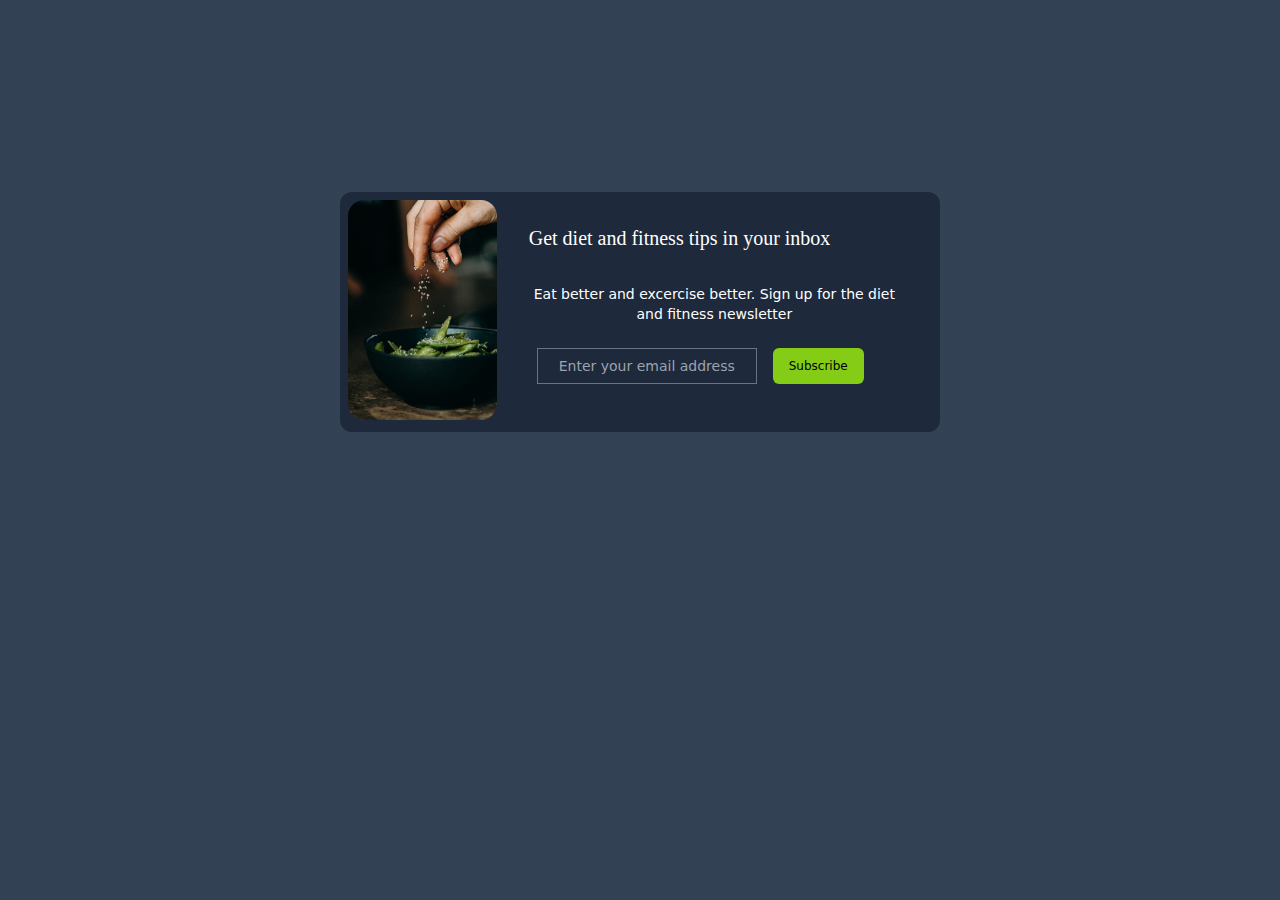
<file: index.html>
<!DOCTYPE html>
<html lang="en">

<head>
    <meta charset="UTF-8">
    <meta name="viewport" content="width=device-width, initial-scale=1.0">
    <link rel="stylesheet" href="css/style.css">
    <title>Simple Tailwind Starter</title>
</head>

<body class=" bg-slate-700 ">
    <div class="flex  flex-col p-2 md:flex-row bg-slate-800 h-[440px] w-[200px] rounded-xl mx-auto mt-32 md:min-w-[600px] md:mt-[15%] md:h-[240px] md:w-1/3">
        <img src="assets/image.jpg" alt="image" class=" rounded-2xl w-[98%] h-[180px] md:h-[98%] md:w-[200px] transform hover:scale-105 hover:rounded-xl hover:duration-200 ">
        <div class="flex flex-col">
        <h3 class="py-4 md:px-8 md:py-6 text-white text-xl font-serif ">Get diet and fitness tips in your inbox</h3>
        <p class="text-center md:px-8 md:py-2 text-white text-sm">Eat better and excercise better. Sign up for the diet and fitness newsletter</p>
        <div class="flex flex-col md:flex-row md:px-8 md:py-2 ">
            <input type="text" placeholder="Enter your email address" class="mt-2 mx-2 border-slate-500 border md:h-9 bg-transparent md:w-[220px] text-center text-sm text-white">
            <button class=" mt-2 md:ml-2 md:px-4 py-2 mx-2 bg-lime-500 rounded-md text-xs hover:bg-lime-400">Subscribe</button>
        </div>
    </div>
</div>


        
</body>

</body>

</html>
</file>
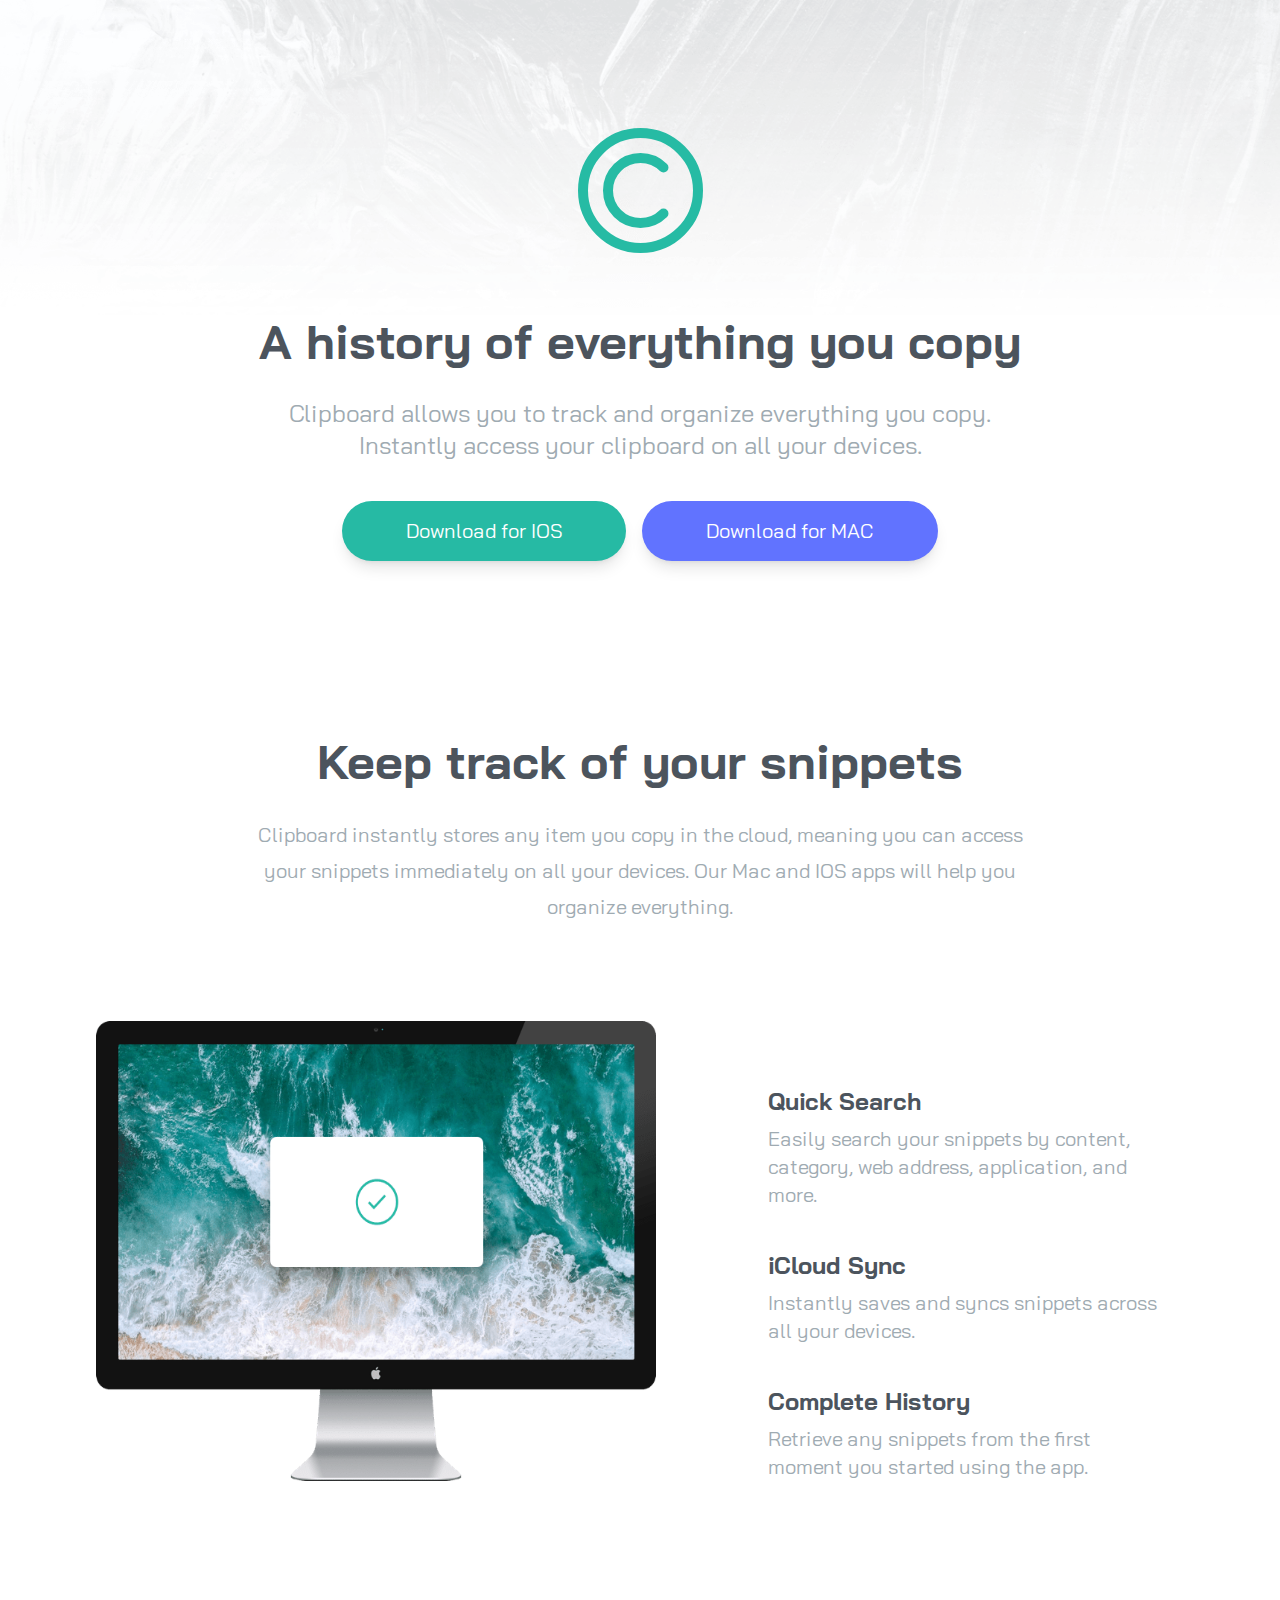
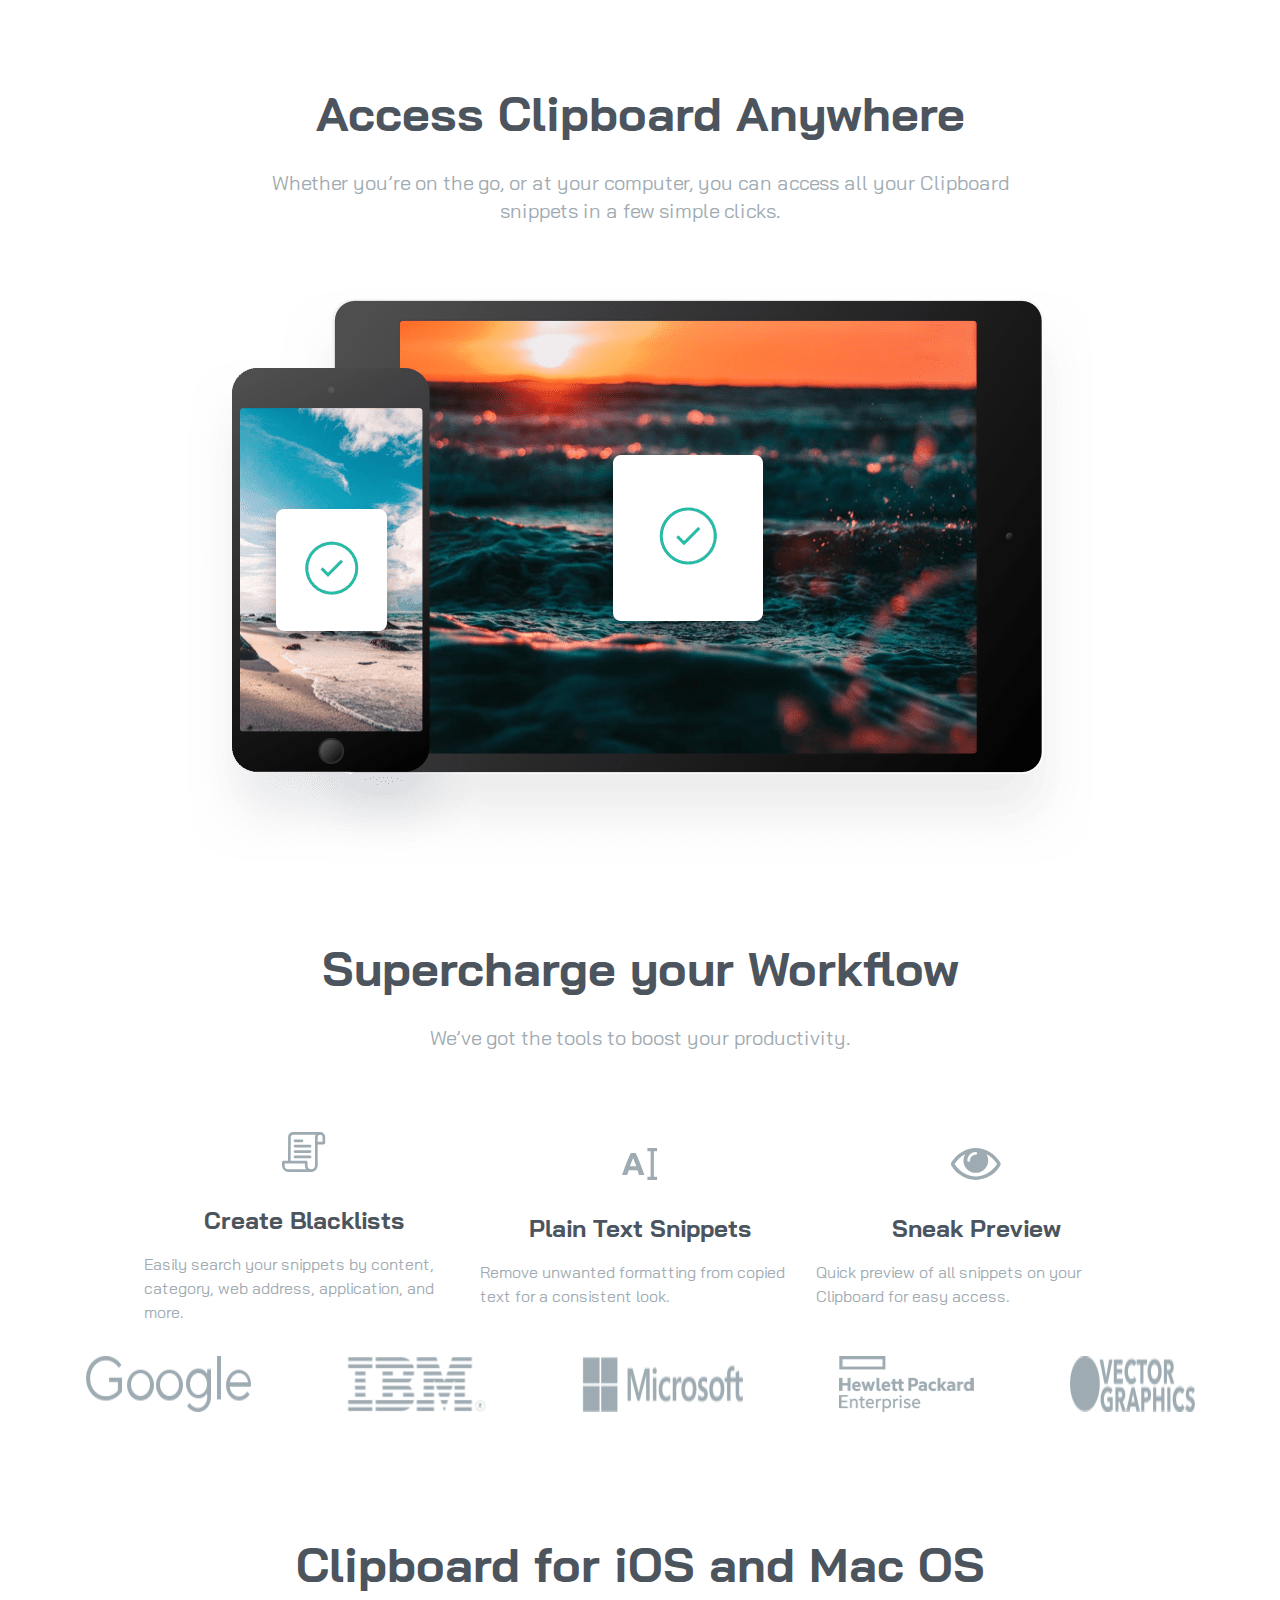
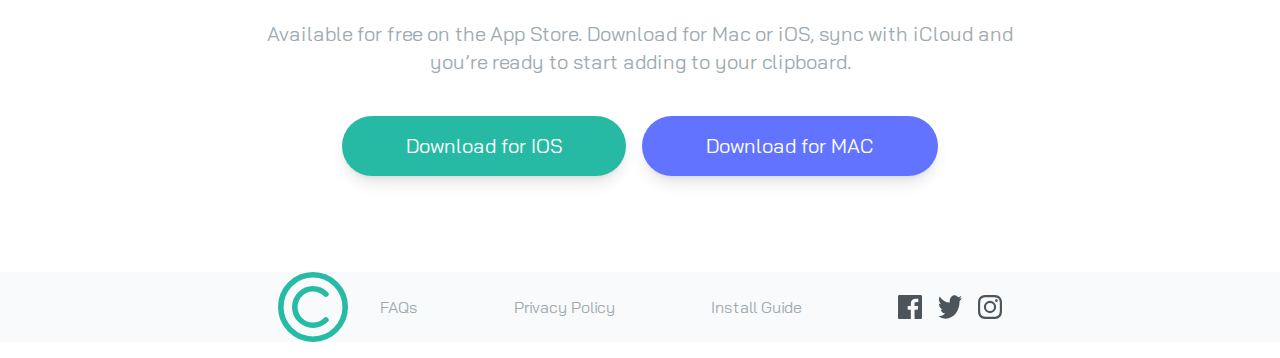
<file: clipboard_project/index.html>
<!DOCTYPE html>
<html lang="en">

<head>
    <meta charset="UTF-8" />
    <meta name="viewport" content="width=device-width, initial-scale=1.0" />
    <link rel="preconnect" href="https://fonts.googleapis.com">
    <link rel="preconnect" href="https://fonts.gstatic.com" crossorigin>
    <link href="https://fonts.googleapis.com/css2?family=Bai+Jamjuree:wght@400;600&display=swap" rel="stylesheet">
    <link rel="stylesheet" href="css/style.css" />

    <title>Clipboard</title>
</head>

<body>
    <!-- Hero section -->
    <section id="hero">
        <div class="max-width-6xl mx-auto text-center mb-28 px-10 py-16">
            <img src="./assets/SVG'S/logo.svg" alt="" class="mx-auto my-16">
            <h3 class="font-bold text-4xl text-darkGrayishBlue md:text-5xl mb-8">
                A history of everything you copy
            </h3>
            <p class="mx-auto text-center text-grayishBlue text-2xl max-w-3xl mb-10">
                Clipboard allows you to track and organize everything you copy. Instantly access your clipboard on all
                your devices.
            </p>
            <div class="flex flex-col md:flex-row space-y-6  md:space-y-0 md:space-x-4 items-center justify-center  ">
                <button
                    class="rounded-full bg-strongCyan shadow-lg text-white text-center text-xl py-4 px-24 md:px-16 md:py-4 hover:opacity-80 duration-200 ">Download
                    for IOS</button>
                <button
                    class="rounded-full bg-lightBlue shadow-lg text-white text-center text-xl py-4 px-24 md:px-16 md:py-4 hover:opacity-80 duration-200 ">Download
                    for MAC</button>
            </div>
        </div>
    </section>
    <!-- Snippet Section -->
    <section id="snippet">
        <div class="max-w-6xl mx-auto text-center my-20 px-10 ">
            <h3 class="font-bold text-4xl text-darkGrayishBlue md:text-5xl mb-8">
                Keep track of your snippets</h3>

            <p class="mx-auto text-center text-grayishBlue  text-xl max-w-3xl mb-24 leading-9">
                Clipboard instantly stores any item you copy in the cloud, meaning you can access your snippets
                immediately on all your devices. Our Mac and IOS apps will help you organize everything.
            </p>
        </div>

        <div class="flex flex-col md:flex-row md:space-x-28 px-20 ">
            <img src="./assets/image-computer.png" alt="" class="md:ml-4 md:max-w-[50%] ">

            <div class="flex flex-col md:space-y-10">
                <div class="md:space-y-2">
                    <h4 class="font-bold text-2xl text-darkGrayishBlue md:text-2xl  mt-16 text-center  md:text-left">
                        Quick Search</h4>

                    <p class="mx-auto text-center text-grayishBlue  text-xl  mb-24 md:mr-8 md:text-left max-w-md ">
                        Easily search your snippets by content, category, web address, application, and more.
                    </p>
                </div>
                <div class="md:space-y-2">
                    <h4 class="font-bold text-2xl text-darkGrayishBlue md:text-2xl   text-center  md:text-left">
                        iCloud Sync</h4>

                    <p class="mx-auto text-center text-grayishBlue  text-xl  mb-24 md:mr-8 md:text-left max-w-md ">
                        Instantly saves and syncs snippets across all your devices.
                    </p>
                </div>
                <div class="md:space-y-2">
                    <h4 class="font-bold text-2xl text-darkGrayishBlue md:text-2xl   text-center  md:text-left">
                        Complete History</h4>

                    <p class="mx-auto text-center text-grayishBlue  text-xl  mb-24 md:mr-8 md:text-left max-w-md ">
                        Retrieve any snippets from the first moment you started using the app.
                    </p>
                </div>

            </div>
        </div>




    </section>
    <!-- Access Anywhere -->
    <section>
        <div class="max-width-6xl mx-auto text-center mb-18 px-10 py-16 md:mt-36">

            <h3 class="font-bold text-4xl text-darkGrayishBlue md:text-5xl mb-8">
                Access Clipboard Anywhere
            </h3>
            <p class="mx-auto text-center text-grayishBlue text-xl max-w-3xl ">
                Whether you’re on the go, or at your computer, you can access all your Clipboard snippets in a few
                simple clicks.
            </p>
        </div>
        <div class="flex flex-col items-center justify-center">
            <img src="./assets/image-devices.png" alt="" class="md:mb-20">

            <h3 class="font-bold text-4xl text-darkGrayishBlue md:text-5xl mb-8 text-center">
                Supercharge your Workflow
            </h3>
            <p class="mx-auto text-center text-grayishBlue text-xl max-w-3xl mb-4">
                We’ve got the tools to boost your productivity.
            </p>
            <div class="flex flex-col md:flex-row md:space-x-4 md:mt-16 space-y-8 md:space-y-0 mb-8">
                <div class="flex flex-col  items-center justify-center ">
                    <img src="./assets/SVG'S/icon-blacklist.svg" alt="" class="h-auto w-auto max-h-[50px] max-w-[50px]">
                    <h4 class="font-bold text-2xl text-darkGrayishBlue md:text-2xl  mt-8   md:mb-4">
                        Create Blacklists</h4>

                    <p class="mx-auto text-center text-grayishBlue  text-md   md:text-left max-w-xs ">
                        Easily search your snippets by content, category, web address, application, and more.
                    </p>

                </div>
                <div class="flex flex-col  items-center justify-center  ">
                    <img src="./assets/SVG'S/icon-text.svg" alt="" class="h-auto w-auto max-h-[50px] max-w-[50px]">
                    <h4 class="font-bold text-2xl text-darkGrayishBlue md:text-2xl  mt-8   md:mb-4">
                        Plain Text Snippets</h4>

                    <p class="mx-auto text-center text-grayishBlue  text-md   md:text-left max-w-xs ">
                        Remove unwanted formatting from copied text for a consistent look.
                    </p>

                </div>
                <div class="flex flex-col  items-center justify-center ">
                    <img src="./assets/SVG'S/icon-preview.svg" alt="" class="h-auto w-auto max-h-[50px] max-w-[50px]">
                    <h4 class="font-bold text-2xl text-darkGrayishBlue md:text-2xl  mt-8   md:mb-4">
                        Sneak Preview</h4>

                    <p class="mx-auto text-center text-grayishBlue  text-md   md:text-left max-w-xs ">
                        Quick preview of all snippets on your Clipboard for easy access.
                    </p>

                </div>
            </div>
            <div class="flex flex-col md:flex-row space-y-8 md:space-y-0 md:space-x-24 mb-32">
                <img src="./assets/logo-google.png" alt="">
                <img src="./assets/logo-ibm.png" alt="">
                <img src="./assets/logo-microsoft.png" alt="">
                <img src="./assets/logo-hp.png" alt="">
                <img src="./assets/logo-vector-graphics.png" alt="">
            </div>
            <h3 class="font-bold text-4xl text-darkGrayishBlue md:text-5xl mb-8 text-center">
                Clipboard for iOS and Mac OS
            </h3>
            <p class="mx-auto text-center text-grayishBlue text-xl max-w-3xl mb-10">
                Available for free on the App Store. Download for Mac or iOS, sync with iCloud and you’re ready to start
                adding to your clipboard.
            </p>
            <div class="flex flex-col md:flex-row space-y-6  md:space-y-0 md:space-x-4 items-center justify-center md:mb-16 ">
                <button
                    class="rounded-full bg-strongCyan shadow-lg text-white text-center text-xl py-4 px-24 md:px-16 md:py-4 hover:opacity-80 duration-200 ">Download
                    for IOS</button>
                <button
                    class="rounded-full bg-lightBlue shadow-lg text-white text-center text-xl py-4 px-24 md:px-16 md:py-4 hover:opacity-80 duration-200 ">Download
                    for MAC</button>
            </div>
        </div>
    </section>
<footer class="bg-gray-50">
    <div class="flex flex-col md:flex-row items-center justify-center md:space-x-8 mb-4 space-y-4 mt-8 md:space-y-0">
        <img src="./assets/SVG'S/logo.svg" alt="" class="h-[70px] t">
        <div class="flex flex-col md:flex-row text-grayishBlue md:space-x-24 space-y-8 md:space-y-0 text-center">
            <p class="hover:text-strongCyan hover:cursor-pointer"> FAQs</p>
            <p class="hover:text-strongCyan hover:cursor-pointer">Privacy Policy</p>
            <p class="hover:text-strongCyan hover:cursor-pointer"> Install Guide</p>
            <div class=" flex flex-col md:flex-row md:space-x-4 space-y-8 md:space-y-0">
            <img src="./assets/SVG'S/icon-facebook.svg" alt="" class="hover:cursor-pointer">
            <img src="./assets/SVG'S/icon-twitter.svg" alt="" class="hover:cursor-pointer">
            <img src="./assets/SVG'S/icon-instagram.svg" alt="" class="hover:cursor-pointer">
    
        </div>

        </div>

    </div>
</footer>
</body>

</html>
</file>
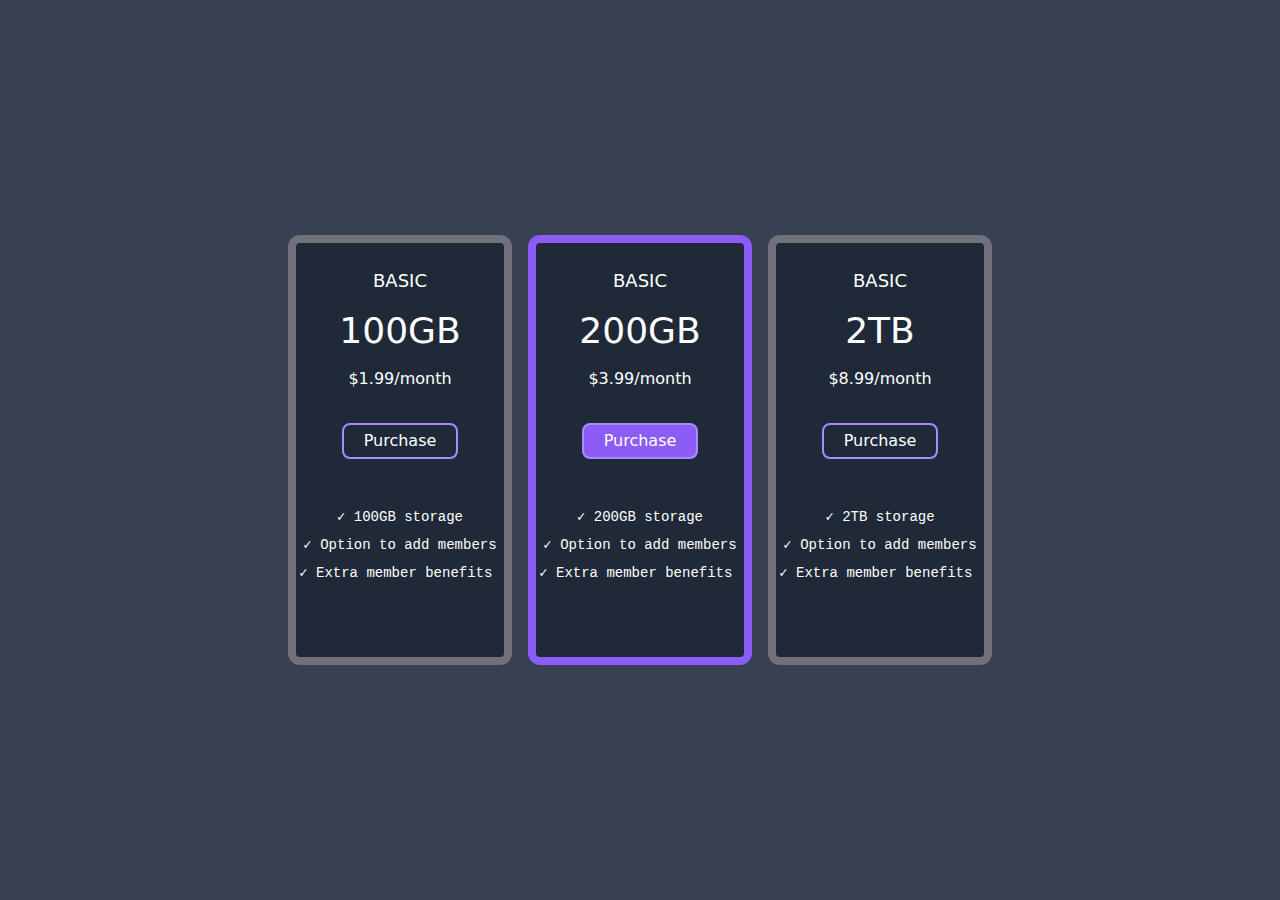
<file: price_tag/index.html>
<!DOCTYPE html>
<html lang="en">
<head>
    <meta charset="UTF-8">
    <meta name="viewport" content="width=device-width, initial-scale=1.0">
    <link rel="stylesheet" href="./css/style.css">
    <title>Document</title>
</head>
<body class="bg-gray-700">
    <div class="flex flex-col md:flex-row items-center justify-center md:space-x-4 md:h-screen space-y-4 md:space-y-0">
        <div class="h-[430px] w-56 bg-gray-800 rounded-xl border-8 border-zinc-500 flex flex-col items-center ">
            <div class="text-white text-lg mt-6">BASIC</div>
            <h1 class="text-white text-4xl mt-4">100GB</h1>
            <p class="text-white text-base mt-4">$1.99/month</p>
            <button class="border-2 rounded-lg px-5 py-1 border-violet-400 text-white mt-8 hover:bg-violet-500 hover:duration-300">Purchase</button>
            <pre class="text-white text-sm mt-12">✓ 100GB storage</pre>
            <pre class="text-white text-sm mt-2 ">✓ Option to add members</pre>
            <pre class="text-white text-sm mt-2">✓ Extra member benefits </pre>
        </div>
        <div class="h-[430px] w-56 bg-gray-800 rounded-xl border-8 border-violet-500 flex flex-col items-center ">
            <div class="text-white text-lg mt-6">BASIC</div>
            <h1 class="text-white text-4xl mt-4">200GB</h1>
            <p class="text-white text-base mt-4">$3.99/month</p>
            <button class="border-2 rounded-lg px-5 py-1 bg-violet-500 border-violet-400 text-white mt-8 hover:bg-violet-600 hover:duration-300">Purchase</button>
            <pre class="text-white text-sm mt-12">✓ 200GB storage</pre>
            <pre class="text-white text-sm mt-2 ">✓ Option to add members</pre>
            <pre class="text-white text-sm mt-2">✓ Extra member benefits </pre>
        </div>
        <div class="h-[430px] w-56 bg-gray-800 rounded-xl border-8 border-zinc-500 flex flex-col items-center ">
            <div class="text-white text-lg mt-6">BASIC</div>
            <h1 class="text-white text-4xl mt-4">2TB</h1>
            <p class="text-white text-base mt-4">$8.99/month</p>
            <button class="border-2 rounded-lg px-5 py-1 border-violet-400 text-white mt-8 hover:bg-violet-500 hover:duration-300">Purchase</button>
            <pre class="text-white text-sm mt-12">✓ 2TB storage</pre>
            <pre class="text-white text-sm mt-2 ">✓ Option to add members</pre>
            <pre class="text-white text-sm mt-2">✓ Extra member benefits </pre>
        </div>
    </div>
    
</body>
</html>
</file>
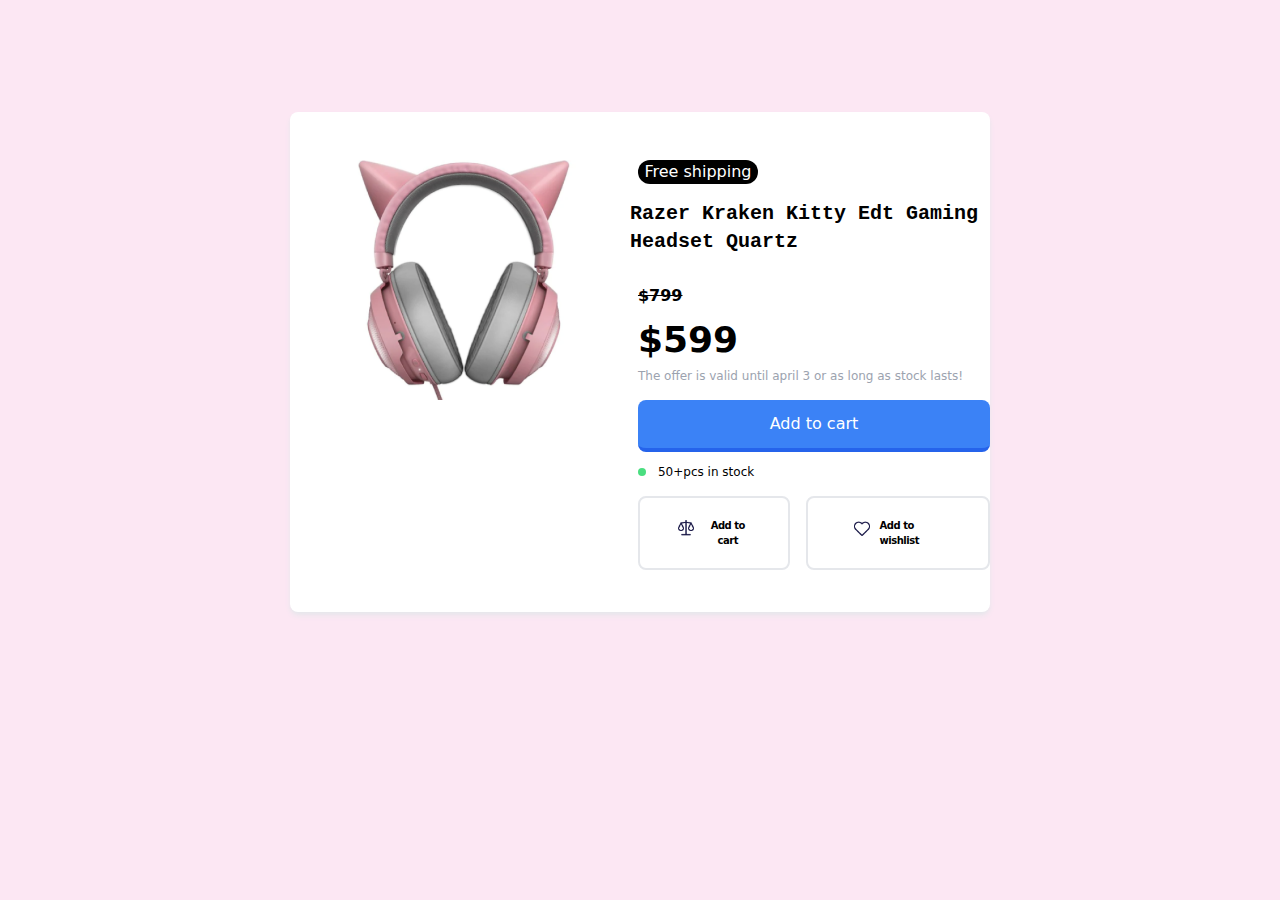
<file: prod_model/index.html>
<!DOCTYPE html>
<html lang="en">
<head>
    <meta charset="UTF-8">
    <meta name="viewport" content="width=device-width, initial-scale=1.0">
    <link rel="stylesheet" href="./css/style.css">
    <title>Document</title>
</head>
<body class="bg-pink-100">
    <div class="flex rounded-lg bg-white shadow-md shadow-gray-200 h-[500px] w-[700px] mx-auto mt-28 ">
        <img src="./assets/headphone.png" alt="" class="w-45 h-60 rounded-l-lg mx-10 mt-12 hover:scale-110 hover:duration-300">
        <div class="flex flex-col">
            <div class="bg-black text-white rounded-full mt-12 w-[120px] text-center">Free shipping</div>
            <pre class="text-black text-xl font-semibold mx-[-200px] mt-4 ">
                Razer Kraken Kitty Edt Gaming 
                Headset Quartz
            </pre>

            <s class="font-semibold">$799</s>
            <p class="text-4xl font-bold mt-3">$599</p>
            <p class="text-gray-400 text-xs mt-2"> The offer is valid until april 3 or as long as stock lasts!</p>
            <button class="bg-blue-500 rounded-lg px-7 py-3 text-white border-b-4 border-blue-600 mt-4 hover:border-0 hover:duration-200  hover:bg-blue-700">Add to cart</button>
            <div class="flex">
            <div class="h-2 w-2 rounded-xl bg-green-400 mt-4 hover:animate-ping"></div>
            <p class="text-xs px-3 mt-3">50+pcs in stock</p>
        </div>
        <div class="flex space-x-4">
            <button class="bg-white border-gray-200 border-2 px-9 py-5 rounded-lg mt-4 text-[10px] font-semibold tracking-tighter hover:scale-105 hover:shadow-md hover:shadow-gray-400 hover:duration-300 hover:bg-gray-100 flex">
                <img src="./assets/weight.png" alt="" class="w-5 h-5 mr-2">
                <p>Add to cart</p></button>
            <button class="bg-white border-gray-200 border-2 px-11 py-5 rounded-lg mt-4 tracking-tighter text-left font-semibold text-[10px] hover:scale-105 hover:shadow-md hover:shadow-gray-400 hover:duration-300 hover:bg-gray-100 flex">
                <img src="./assets/heart.png" alt="" class="w-5 h-5 mr-2">
                <p>Add to wishlist</p></button>
        </div>

        
    </div>
</body>
</html>
</file>
<file: css/style.css>
/*
! tailwindcss v3.4.1 | MIT License | https://tailwindcss.com
*/

/*
1. Prevent padding and border from affecting element width. (https://github.com/mozdevs/cssremedy/issues/4)
2. Allow adding a border to an element by just adding a border-width. (https://github.com/tailwindcss/tailwindcss/pull/116)
*/

*,
::before,
::after {
  box-sizing: border-box;
  /* 1 */
  border-width: 0;
  /* 2 */
  border-style: solid;
  /* 2 */
  border-color: #e5e7eb;
  /* 2 */
}

::before,
::after {
  --tw-content: '';
}

/*
1. Use a consistent sensible line-height in all browsers.
2. Prevent adjustments of font size after orientation changes in iOS.
3. Use a more readable tab size.
4. Use the user's configured `sans` font-family by default.
5. Use the user's configured `sans` font-feature-settings by default.
6. Use the user's configured `sans` font-variation-settings by default.
7. Disable tap highlights on iOS
*/

html,
:host {
  line-height: 1.5;
  /* 1 */
  -webkit-text-size-adjust: 100%;
  /* 2 */
  -moz-tab-size: 4;
  /* 3 */
  -o-tab-size: 4;
     tab-size: 4;
  /* 3 */
  font-family: ui-sans-serif, system-ui, sans-serif, "Apple Color Emoji", "Segoe UI Emoji", "Segoe UI Symbol", "Noto Color Emoji";
  /* 4 */
  font-feature-settings: normal;
  /* 5 */
  font-variation-settings: normal;
  /* 6 */
  -webkit-tap-highlight-color: transparent;
  /* 7 */
}

/*
1. Remove the margin in all browsers.
2. Inherit line-height from `html` so users can set them as a class directly on the `html` element.
*/

body {
  margin: 0;
  /* 1 */
  line-height: inherit;
  /* 2 */
}

/*
1. Add the correct height in Firefox.
2. Correct the inheritance of border color in Firefox. (https://bugzilla.mozilla.org/show_bug.cgi?id=190655)
3. Ensure horizontal rules are visible by default.
*/

hr {
  height: 0;
  /* 1 */
  color: inherit;
  /* 2 */
  border-top-width: 1px;
  /* 3 */
}

/*
Add the correct text decoration in Chrome, Edge, and Safari.
*/

abbr:where([title]) {
  -webkit-text-decoration: underline dotted;
          text-decoration: underline dotted;
}

/*
Remove the default font size and weight for headings.
*/

h1,
h2,
h3,
h4,
h5,
h6 {
  font-size: inherit;
  font-weight: inherit;
}

/*
Reset links to optimize for opt-in styling instead of opt-out.
*/

a {
  color: inherit;
  text-decoration: inherit;
}

/*
Add the correct font weight in Edge and Safari.
*/

b,
strong {
  font-weight: bolder;
}

/*
1. Use the user's configured `mono` font-family by default.
2. Use the user's configured `mono` font-feature-settings by default.
3. Use the user's configured `mono` font-variation-settings by default.
4. Correct the odd `em` font sizing in all browsers.
*/

code,
kbd,
samp,
pre {
  font-family: ui-monospace, SFMono-Regular, Menlo, Monaco, Consolas, "Liberation Mono", "Courier New", monospace;
  /* 1 */
  font-feature-settings: normal;
  /* 2 */
  font-variation-settings: normal;
  /* 3 */
  font-size: 1em;
  /* 4 */
}

/*
Add the correct font size in all browsers.
*/

small {
  font-size: 80%;
}

/*
Prevent `sub` and `sup` elements from affecting the line height in all browsers.
*/

sub,
sup {
  font-size: 75%;
  line-height: 0;
  position: relative;
  vertical-align: baseline;
}

sub {
  bottom: -0.25em;
}

sup {
  top: -0.5em;
}

/*
1. Remove text indentation from table contents in Chrome and Safari. (https://bugs.chromium.org/p/chromium/issues/detail?id=999088, https://bugs.webkit.org/show_bug.cgi?id=201297)
2. Correct table border color inheritance in all Chrome and Safari. (https://bugs.chromium.org/p/chromium/issues/detail?id=935729, https://bugs.webkit.org/show_bug.cgi?id=195016)
3. Remove gaps between table borders by default.
*/

table {
  text-indent: 0;
  /* 1 */
  border-color: inherit;
  /* 2 */
  border-collapse: collapse;
  /* 3 */
}

/*
1. Change the font styles in all browsers.
2. Remove the margin in Firefox and Safari.
3. Remove default padding in all browsers.
*/

button,
input,
optgroup,
select,
textarea {
  font-family: inherit;
  /* 1 */
  font-feature-settings: inherit;
  /* 1 */
  font-variation-settings: inherit;
  /* 1 */
  font-size: 100%;
  /* 1 */
  font-weight: inherit;
  /* 1 */
  line-height: inherit;
  /* 1 */
  color: inherit;
  /* 1 */
  margin: 0;
  /* 2 */
  padding: 0;
  /* 3 */
}

/*
Remove the inheritance of text transform in Edge and Firefox.
*/

button,
select {
  text-transform: none;
}

/*
1. Correct the inability to style clickable types in iOS and Safari.
2. Remove default button styles.
*/

button,
[type='button'],
[type='reset'],
[type='submit'] {
  -webkit-appearance: button;
  /* 1 */
  background-color: transparent;
  /* 2 */
  background-image: none;
  /* 2 */
}

/*
Use the modern Firefox focus style for all focusable elements.
*/

:-moz-focusring {
  outline: auto;
}

/*
Remove the additional `:invalid` styles in Firefox. (https://github.com/mozilla/gecko-dev/blob/2f9eacd9d3d995c937b4251a5557d95d494c9be1/layout/style/res/forms.css#L728-L737)
*/

:-moz-ui-invalid {
  box-shadow: none;
}

/*
Add the correct vertical alignment in Chrome and Firefox.
*/

progress {
  vertical-align: baseline;
}

/*
Correct the cursor style of increment and decrement buttons in Safari.
*/

::-webkit-inner-spin-button,
::-webkit-outer-spin-button {
  height: auto;
}

/*
1. Correct the odd appearance in Chrome and Safari.
2. Correct the outline style in Safari.
*/

[type='search'] {
  -webkit-appearance: textfield;
  /* 1 */
  outline-offset: -2px;
  /* 2 */
}

/*
Remove the inner padding in Chrome and Safari on macOS.
*/

::-webkit-search-decoration {
  -webkit-appearance: none;
}

/*
1. Correct the inability to style clickable types in iOS and Safari.
2. Change font properties to `inherit` in Safari.
*/

::-webkit-file-upload-button {
  -webkit-appearance: button;
  /* 1 */
  font: inherit;
  /* 2 */
}

/*
Add the correct display in Chrome and Safari.
*/

summary {
  display: list-item;
}

/*
Removes the default spacing and border for appropriate elements.
*/

blockquote,
dl,
dd,
h1,
h2,
h3,
h4,
h5,
h6,
hr,
figure,
p,
pre {
  margin: 0;
}

fieldset {
  margin: 0;
  padding: 0;
}

legend {
  padding: 0;
}

ol,
ul,
menu {
  list-style: none;
  margin: 0;
  padding: 0;
}

/*
Reset default styling for dialogs.
*/

dialog {
  padding: 0;
}

/*
Prevent resizing textareas horizontally by default.
*/

textarea {
  resize: vertical;
}

/*
1. Reset the default placeholder opacity in Firefox. (https://github.com/tailwindlabs/tailwindcss/issues/3300)
2. Set the default placeholder color to the user's configured gray 400 color.
*/

input::-moz-placeholder, textarea::-moz-placeholder {
  opacity: 1;
  /* 1 */
  color: #9ca3af;
  /* 2 */
}

input::placeholder,
textarea::placeholder {
  opacity: 1;
  /* 1 */
  color: #9ca3af;
  /* 2 */
}

/*
Set the default cursor for buttons.
*/

button,
[role="button"] {
  cursor: pointer;
}

/*
Make sure disabled buttons don't get the pointer cursor.
*/

:disabled {
  cursor: default;
}

/*
1. Make replaced elements `display: block` by default. (https://github.com/mozdevs/cssremedy/issues/14)
2. Add `vertical-align: middle` to align replaced elements more sensibly by default. (https://github.com/jensimmons/cssremedy/issues/14#issuecomment-634934210)
   This can trigger a poorly considered lint error in some tools but is included by design.
*/

img,
svg,
video,
canvas,
audio,
iframe,
embed,
object {
  display: block;
  /* 1 */
  vertical-align: middle;
  /* 2 */
}

/*
Constrain images and videos to the parent width and preserve their intrinsic aspect ratio. (https://github.com/mozdevs/cssremedy/issues/14)
*/

img,
video {
  max-width: 100%;
  height: auto;
}

/* Make elements with the HTML hidden attribute stay hidden by default */

[hidden] {
  display: none;
}

*, ::before, ::after {
  --tw-border-spacing-x: 0;
  --tw-border-spacing-y: 0;
  --tw-translate-x: 0;
  --tw-translate-y: 0;
  --tw-rotate: 0;
  --tw-skew-x: 0;
  --tw-skew-y: 0;
  --tw-scale-x: 1;
  --tw-scale-y: 1;
  --tw-pan-x:  ;
  --tw-pan-y:  ;
  --tw-pinch-zoom:  ;
  --tw-scroll-snap-strictness: proximity;
  --tw-gradient-from-position:  ;
  --tw-gradient-via-position:  ;
  --tw-gradient-to-position:  ;
  --tw-ordinal:  ;
  --tw-slashed-zero:  ;
  --tw-numeric-figure:  ;
  --tw-numeric-spacing:  ;
  --tw-numeric-fraction:  ;
  --tw-ring-inset:  ;
  --tw-ring-offset-width: 0px;
  --tw-ring-offset-color: #fff;
  --tw-ring-color: rgb(59 130 246 / 0.5);
  --tw-ring-offset-shadow: 0 0 #0000;
  --tw-ring-shadow: 0 0 #0000;
  --tw-shadow: 0 0 #0000;
  --tw-shadow-colored: 0 0 #0000;
  --tw-blur:  ;
  --tw-brightness:  ;
  --tw-contrast:  ;
  --tw-grayscale:  ;
  --tw-hue-rotate:  ;
  --tw-invert:  ;
  --tw-saturate:  ;
  --tw-sepia:  ;
  --tw-drop-shadow:  ;
  --tw-backdrop-blur:  ;
  --tw-backdrop-brightness:  ;
  --tw-backdrop-contrast:  ;
  --tw-backdrop-grayscale:  ;
  --tw-backdrop-hue-rotate:  ;
  --tw-backdrop-invert:  ;
  --tw-backdrop-opacity:  ;
  --tw-backdrop-saturate:  ;
  --tw-backdrop-sepia:  ;
}

::backdrop {
  --tw-border-spacing-x: 0;
  --tw-border-spacing-y: 0;
  --tw-translate-x: 0;
  --tw-translate-y: 0;
  --tw-rotate: 0;
  --tw-skew-x: 0;
  --tw-skew-y: 0;
  --tw-scale-x: 1;
  --tw-scale-y: 1;
  --tw-pan-x:  ;
  --tw-pan-y:  ;
  --tw-pinch-zoom:  ;
  --tw-scroll-snap-strictness: proximity;
  --tw-gradient-from-position:  ;
  --tw-gradient-via-position:  ;
  --tw-gradient-to-position:  ;
  --tw-ordinal:  ;
  --tw-slashed-zero:  ;
  --tw-numeric-figure:  ;
  --tw-numeric-spacing:  ;
  --tw-numeric-fraction:  ;
  --tw-ring-inset:  ;
  --tw-ring-offset-width: 0px;
  --tw-ring-offset-color: #fff;
  --tw-ring-color: rgb(59 130 246 / 0.5);
  --tw-ring-offset-shadow: 0 0 #0000;
  --tw-ring-shadow: 0 0 #0000;
  --tw-shadow: 0 0 #0000;
  --tw-shadow-colored: 0 0 #0000;
  --tw-blur:  ;
  --tw-brightness:  ;
  --tw-contrast:  ;
  --tw-grayscale:  ;
  --tw-hue-rotate:  ;
  --tw-invert:  ;
  --tw-saturate:  ;
  --tw-sepia:  ;
  --tw-drop-shadow:  ;
  --tw-backdrop-blur:  ;
  --tw-backdrop-brightness:  ;
  --tw-backdrop-contrast:  ;
  --tw-backdrop-grayscale:  ;
  --tw-backdrop-hue-rotate:  ;
  --tw-backdrop-invert:  ;
  --tw-backdrop-opacity:  ;
  --tw-backdrop-saturate:  ;
  --tw-backdrop-sepia:  ;
}

.container {
  width: 100%;
}

@media (min-width: 640px) {
  .container {
    max-width: 640px;
  }
}

@media (min-width: 768px) {
  .container {
    max-width: 768px;
  }
}

@media (min-width: 1024px) {
  .container {
    max-width: 1024px;
  }
}

@media (min-width: 1280px) {
  .container {
    max-width: 1280px;
  }
}

@media (min-width: 1536px) {
  .container {
    max-width: 1536px;
  }
}

.absolute {
  position: absolute;
}

.relative {
  position: relative;
}

.m-auto {
  margin: auto;
}

.m-\[5px\] {
  margin: 5px;
}

.m-\[10px\] {
  margin: 10px;
}

.m-\[8px\] {
  margin: 8px;
}

.m-\[6px\] {
  margin: 6px;
}

.m-\[3px\] {
  margin: 3px;
}

.m-\[15px\] {
  margin: 15px;
}

.m-\[30px\] {
  margin: 30px;
}

.mx-auto {
  margin-left: auto;
  margin-right: auto;
}

.my-auto {
  margin-top: auto;
  margin-bottom: auto;
}

.mx-6 {
  margin-left: 1.5rem;
  margin-right: 1.5rem;
}

.mx-2 {
  margin-left: 0.5rem;
  margin-right: 0.5rem;
}

.mt-auto {
  margin-top: auto;
}

.mt-14 {
  margin-top: 3.5rem;
}

.mb-auto {
  margin-bottom: auto;
}

.mt-\[50\%\] {
  margin-top: 50%;
}

.mt-\[30\%\] {
  margin-top: 30%;
}

.mt-\[20\%\] {
  margin-top: 20%;
}

.mt-\[10\%\] {
  margin-top: 10%;
}

.mt-1 {
  margin-top: 0.25rem;
}

.mt-2 {
  margin-top: 0.5rem;
}

.mt-4 {
  margin-top: 1rem;
}

.mt-6 {
  margin-top: 1.5rem;
}

.mt-8 {
  margin-top: 2rem;
}

.mt-9 {
  margin-top: 2.25rem;
}

.mt-16 {
  margin-top: 4rem;
}

.mt-32 {
  margin-top: 8rem;
}

.ml-2 {
  margin-left: 0.5rem;
}

.flex {
  display: flex;
}

.h-72 {
  height: 18rem;
}

.h-screen {
  height: 100vh;
}

.h-36 {
  height: 9rem;
}

.h-max {
  height: -moz-max-content;
  height: max-content;
}

.h-\[100\%\] {
  height: 100%;
}

.h-\[92\%\] {
  height: 92%;
}

.h-\[32\%\] {
  height: 32%;
}

.h-\[30px\] {
  height: 30px;
}

.h-\[50\%\] {
  height: 50%;
}

.h-auto {
  height: auto;
}

.h-\[1\/3\] {
  height: 1/3;
}

.h-1\/3 {
  height: 33.333333%;
}

.h-1\/2 {
  height: 50%;
}

.h-1\/4 {
  height: 25%;
}

.h-\[96\%\] {
  height: 96%;
}

.h-\[99px\] {
  height: 99px;
}

.h-\[33\%\] {
  height: 33%;
}

.h-\[28\] {
  height: 28;
}

.h-\[28\%\] {
  height: 28%;
}

.h-\[10\%\] {
  height: 10%;
}

.h-\[10\%s\] {
  height: 10%s;
}

.h-\[120px\] {
  height: 120px;
}

.h-\[\] {
  height: ;
}

.h-4 {
  height: 1rem;
}

.h-\[80px\] {
  height: 80px;
}

.h-\[340px\] {
  height: 340px;
}

.h-\[240px\] {
  height: 240px;
}

.h-\[280px\] {
  height: 280px;
}

.h-full {
  height: 100%;
}

.h-\[30\%\] {
  height: 30%;
}

.h-\[40\%\] {
  height: 40%;
}

.h-3 {
  height: 0.75rem;
}

.h-\[220px\] {
  height: 220px;
}

.h-\[210px\] {
  height: 210px;
}

.h-\[180px\] {
  height: 180px;
}

.h-\[330px\] {
  height: 330px;
}

.h-\[380px\] {
  height: 380px;
}

.h-\[400px\] {
  height: 400px;
}

.h-1 {
  height: 0.25rem;
}

.h-6 {
  height: 1.5rem;
}

.h-7 {
  height: 1.75rem;
}

.h-9 {
  height: 2.25rem;
}

.h-\[440px\] {
  height: 440px;
}

.max-h-0 {
  max-height: 0px;
}

.w-max {
  width: -moz-max-content;
  width: max-content;
}

.w-1\/2 {
  width: 50%;
}

.w-1\/3 {
  width: 33.333333%;
}

.w-1\/4 {
  width: 25%;
}

.w-auto {
  width: auto;
}

.w-10 {
  width: 2.5rem;
}

.w-\[1\/3\] {
  width: 1/3;
}

.w-36 {
  width: 9rem;
}

.w-\[1\/4\] {
  width: 1/4;
}

.w-\[1\/2\] {
  width: 1/2;
}

.w-72 {
  width: 18rem;
}

.w-\[100\%\] {
  width: 100%;
}

.w-full {
  width: 100%;
}

.w-\[300px\] {
  width: 300px;
}

.w-\[390px\] {
  width: 390px;
}

.w-\[200px\] {
  width: 200px;
}

.w-80 {
  width: 20rem;
}

.w-\[96\%\] {
  width: 96%;
}

.w-\[94\%\] {
  width: 94%;
}

.w-\[92\%\] {
  width: 92%;
}

.w-\[98\%\] {
  width: 98%;
}

.w-9 {
  width: 2.25rem;
}

.w-\[78px\] {
  width: 78px;
}

.w-\[220px\] {
  width: 220px;
}

.max-w-max {
  max-width: -moz-max-content;
  max-width: max-content;
}

.max-w-screen-md {
  max-width: 768px;
}

.flex-1 {
  flex: 1 1 0%;
}

.transform {
  transform: translate(var(--tw-translate-x), var(--tw-translate-y)) rotate(var(--tw-rotate)) skewX(var(--tw-skew-x)) skewY(var(--tw-skew-y)) scaleX(var(--tw-scale-x)) scaleY(var(--tw-scale-y));
}

.flex-col {
  flex-direction: column;
}

.items-center {
  align-items: center;
}

.justify-center {
  justify-content: center;
}

.space-x-0 > :not([hidden]) ~ :not([hidden]) {
  --tw-space-x-reverse: 0;
  margin-right: calc(0px * var(--tw-space-x-reverse));
  margin-left: calc(0px * calc(1 - var(--tw-space-x-reverse)));
}

.rounded {
  border-radius: 0.25rem;
}

.rounded-full {
  border-radius: 9999px;
}

.rounded-lg {
  border-radius: 0.5rem;
}

.rounded-xl {
  border-radius: 0.75rem;
}

.rounded-md {
  border-radius: 0.375rem;
}

.rounded-2xl {
  border-radius: 1rem;
}

.rounded-t-xl {
  border-top-left-radius: 0.75rem;
  border-top-right-radius: 0.75rem;
}

.rounded-l-xl {
  border-top-left-radius: 0.75rem;
  border-bottom-left-radius: 0.75rem;
}

.border-2 {
  border-width: 2px;
}

.border {
  border-width: 1px;
}

.border-white {
  --tw-border-opacity: 1;
  border-color: rgb(255 255 255 / var(--tw-border-opacity));
}

.border-slate-500 {
  --tw-border-opacity: 1;
  border-color: rgb(100 116 139 / var(--tw-border-opacity));
}

.bg-slate-500 {
  --tw-bg-opacity: 1;
  background-color: rgb(100 116 139 / var(--tw-bg-opacity));
}

.bg-slate-600 {
  --tw-bg-opacity: 1;
  background-color: rgb(71 85 105 / var(--tw-bg-opacity));
}

.bg-slate-700 {
  --tw-bg-opacity: 1;
  background-color: rgb(51 65 85 / var(--tw-bg-opacity));
}

.bg-white {
  --tw-bg-opacity: 1;
  background-color: rgb(255 255 255 / var(--tw-bg-opacity));
}

.bg-black {
  --tw-bg-opacity: 1;
  background-color: rgb(0 0 0 / var(--tw-bg-opacity));
}

.bg-zinc-600 {
  --tw-bg-opacity: 1;
  background-color: rgb(82 82 91 / var(--tw-bg-opacity));
}

.bg-zinc-700 {
  --tw-bg-opacity: 1;
  background-color: rgb(63 63 70 / var(--tw-bg-opacity));
}

.bg-gray-700 {
  --tw-bg-opacity: 1;
  background-color: rgb(55 65 81 / var(--tw-bg-opacity));
}

.bg-gray-800 {
  --tw-bg-opacity: 1;
  background-color: rgb(31 41 55 / var(--tw-bg-opacity));
}

.bg-gray-400 {
  --tw-bg-opacity: 1;
  background-color: rgb(156 163 175 / var(--tw-bg-opacity));
}

.bg-gray-200 {
  --tw-bg-opacity: 1;
  background-color: rgb(229 231 235 / var(--tw-bg-opacity));
}

.bg-zinc-800 {
  --tw-bg-opacity: 1;
  background-color: rgb(39 39 42 / var(--tw-bg-opacity));
}

.bg-red-500 {
  --tw-bg-opacity: 1;
  background-color: rgb(239 68 68 / var(--tw-bg-opacity));
}

.bg-slate-800 {
  --tw-bg-opacity: 1;
  background-color: rgb(30 41 59 / var(--tw-bg-opacity));
}

.bg-transparent {
  background-color: transparent;
}

.bg-lime-500 {
  --tw-bg-opacity: 1;
  background-color: rgb(132 204 22 / var(--tw-bg-opacity));
}

.object-cover {
  -o-object-fit: cover;
     object-fit: cover;
}

.p-2 {
  padding: 0.5rem;
}

.p-1 {
  padding: 0.25rem;
}

.p-5 {
  padding: 1.25rem;
}

.p-3 {
  padding: 0.75rem;
}

.p-4 {
  padding: 1rem;
}

.p-6 {
  padding: 1.5rem;
}

.py-2 {
  padding-top: 0.5rem;
  padding-bottom: 0.5rem;
}

.px-6 {
  padding-left: 1.5rem;
  padding-right: 1.5rem;
}

.px-4 {
  padding-left: 1rem;
  padding-right: 1rem;
}

.px-2 {
  padding-left: 0.5rem;
  padding-right: 0.5rem;
}

.py-4 {
  padding-top: 1rem;
  padding-bottom: 1rem;
}

.py-6 {
  padding-top: 1.5rem;
  padding-bottom: 1.5rem;
}

.px-8 {
  padding-left: 2rem;
  padding-right: 2rem;
}

.px-3 {
  padding-left: 0.75rem;
  padding-right: 0.75rem;
}

.px-1 {
  padding-left: 0.25rem;
  padding-right: 0.25rem;
}

.text-center {
  text-align: center;
}

.align-middle {
  vertical-align: middle;
}

.font-sans {
  font-family: ui-sans-serif, system-ui, sans-serif, "Apple Color Emoji", "Segoe UI Emoji", "Segoe UI Symbol", "Noto Color Emoji";
}

.font-serif {
  font-family: ui-serif, Georgia, Cambria, "Times New Roman", Times, serif;
}

.text-xl {
  font-size: 1.25rem;
  line-height: 1.75rem;
}

.text-sm {
  font-size: 0.875rem;
  line-height: 1.25rem;
}

.text-xs {
  font-size: 0.75rem;
  line-height: 1rem;
}

.font-bold {
  font-weight: 700;
}

.font-semibold {
  font-weight: 600;
}

.text-blue-400 {
  --tw-text-opacity: 1;
  color: rgb(96 165 250 / var(--tw-text-opacity));
}

.text-white {
  --tw-text-opacity: 1;
  color: rgb(255 255 255 / var(--tw-text-opacity));
}

.shadow-xl {
  --tw-shadow: 0 20px 25px -5px rgb(0 0 0 / 0.1), 0 8px 10px -6px rgb(0 0 0 / 0.1);
  --tw-shadow-colored: 0 20px 25px -5px var(--tw-shadow-color), 0 8px 10px -6px var(--tw-shadow-color);
  box-shadow: var(--tw-ring-offset-shadow, 0 0 #0000), var(--tw-ring-shadow, 0 0 #0000), var(--tw-shadow);
}

.shadow-sm {
  --tw-shadow: 0 1px 2px 0 rgb(0 0 0 / 0.05);
  --tw-shadow-colored: 0 1px 2px 0 var(--tw-shadow-color);
  box-shadow: var(--tw-ring-offset-shadow, 0 0 #0000), var(--tw-ring-shadow, 0 0 #0000), var(--tw-shadow);
}

.shadow-slate-400 {
  --tw-shadow-color: #94a3b8;
  --tw-shadow: var(--tw-shadow-colored);
}

.hover\:m-\[-10px\]:hover {
  margin: -10px;
}

.hover\:m-\[-50px\]:hover {
  margin: -50px;
}

.hover\:scale-105:hover {
  --tw-scale-x: 1.05;
  --tw-scale-y: 1.05;
  transform: translate(var(--tw-translate-x), var(--tw-translate-y)) rotate(var(--tw-rotate)) skewX(var(--tw-skew-x)) skewY(var(--tw-skew-y)) scaleX(var(--tw-scale-x)) scaleY(var(--tw-scale-y));
}

.hover\:rounded-xl:hover {
  border-radius: 0.75rem;
}

.hover\:bg-lime-400:hover {
  --tw-bg-opacity: 1;
  background-color: rgb(163 230 53 / var(--tw-bg-opacity));
}

.hover\:p-3:hover {
  padding: 0.75rem;
}

.hover\:p-6:hover {
  padding: 1.5rem;
}

.hover\:p-1:hover {
  padding: 0.25rem;
}

.hover\:p-\[-2\]:hover {
  padding: -2;
}

.hover\:p-0:hover {
  padding: 0px;
}

.hover\:p-2:hover {
  padding: 0.5rem;
}

.hover\:duration-200:hover {
  transition-duration: 200ms;
}

@media (min-width: 768px) {
  .md\:mt-\[20\%\] {
    margin-top: 20%;
  }

  .md\:mt-\[150\%\] {
    margin-top: 150%;
  }

  .md\:mt-\[15\%\] {
    margin-top: 15%;
  }

  .md\:ml-2 {
    margin-left: 0.5rem;
  }

  .md\:flex {
    display: flex;
  }

  .md\:h-72 {
    height: 18rem;
  }

  .md\:h-\[96\%\] {
    height: 96%;
  }

  .md\:h-full {
    height: 100%;
  }

  .md\:h-\[200px\] {
    height: 200px;
  }

  .md\:h-\[230px\] {
    height: 230px;
  }

  .md\:h-\[240px\] {
    height: 240px;
  }

  .md\:h-\[94\%\] {
    height: 94%;
  }

  .md\:h-\[98\%\] {
    height: 98%;
  }

  .md\:h-9 {
    height: 2.25rem;
  }

  .md\:w-1\/3 {
    width: 33.333333%;
  }

  .md\:w-1\/2 {
    width: 50%;
  }

  .md\:w-1\/4 {
    width: 25%;
  }

  .md\:w-\[200px\] {
    width: 200px;
  }

  .md\:w-auto {
    width: auto;
  }

  .md\:w-\[300px\] {
    width: 300px;
  }

  .md\:w-\[600px\] {
    width: 600px;
  }

  .md\:w-\[220px\] {
    width: 220px;
  }

  .md\:min-w-\[600px\] {
    min-width: 600px;
  }

  .md\:min-w-\[200px\] {
    min-width: 200px;
  }

  .md\:flex-row {
    flex-direction: row;
  }

  .md\:px-4 {
    padding-left: 1rem;
    padding-right: 1rem;
  }

  .md\:px-8 {
    padding-left: 2rem;
    padding-right: 2rem;
  }

  .md\:py-2 {
    padding-top: 0.5rem;
    padding-bottom: 0.5rem;
  }

  .md\:py-6 {
    padding-top: 1.5rem;
    padding-bottom: 1.5rem;
  }
}
</file>
<file: clipboard_project/css/style.css>
/*
! tailwindcss v3.4.1 | MIT License | https://tailwindcss.com
*/

/*
1. Prevent padding and border from affecting element width. (https://github.com/mozdevs/cssremedy/issues/4)
2. Allow adding a border to an element by just adding a border-width. (https://github.com/tailwindcss/tailwindcss/pull/116)
*/

*,
::before,
::after {
  box-sizing: border-box;
  /* 1 */
  border-width: 0;
  /* 2 */
  border-style: solid;
  /* 2 */
  border-color: #e5e7eb;
  /* 2 */
}

::before,
::after {
  --tw-content: '';
}

/*
1. Use a consistent sensible line-height in all browsers.
2. Prevent adjustments of font size after orientation changes in iOS.
3. Use a more readable tab size.
4. Use the user's configured `sans` font-family by default.
5. Use the user's configured `sans` font-feature-settings by default.
6. Use the user's configured `sans` font-variation-settings by default.
7. Disable tap highlights on iOS
*/

html,
:host {
  line-height: 1.5;
  /* 1 */
  -webkit-text-size-adjust: 100%;
  /* 2 */
  -moz-tab-size: 4;
  /* 3 */
  -o-tab-size: 4;
     tab-size: 4;
  /* 3 */
  font-family: Bai Jamjuree, sans-serif;
  /* 4 */
  font-feature-settings: normal;
  /* 5 */
  font-variation-settings: normal;
  /* 6 */
  -webkit-tap-highlight-color: transparent;
  /* 7 */
}

/*
1. Remove the margin in all browsers.
2. Inherit line-height from `html` so users can set them as a class directly on the `html` element.
*/

body {
  margin: 0;
  /* 1 */
  line-height: inherit;
  /* 2 */
}

/*
1. Add the correct height in Firefox.
2. Correct the inheritance of border color in Firefox. (https://bugzilla.mozilla.org/show_bug.cgi?id=190655)
3. Ensure horizontal rules are visible by default.
*/

hr {
  height: 0;
  /* 1 */
  color: inherit;
  /* 2 */
  border-top-width: 1px;
  /* 3 */
}

/*
Add the correct text decoration in Chrome, Edge, and Safari.
*/

abbr:where([title]) {
  -webkit-text-decoration: underline dotted;
          text-decoration: underline dotted;
}

/*
Remove the default font size and weight for headings.
*/

h1,
h2,
h3,
h4,
h5,
h6 {
  font-size: inherit;
  font-weight: inherit;
}

/*
Reset links to optimize for opt-in styling instead of opt-out.
*/

a {
  color: inherit;
  text-decoration: inherit;
}

/*
Add the correct font weight in Edge and Safari.
*/

b,
strong {
  font-weight: bolder;
}

/*
1. Use the user's configured `mono` font-family by default.
2. Use the user's configured `mono` font-feature-settings by default.
3. Use the user's configured `mono` font-variation-settings by default.
4. Correct the odd `em` font sizing in all browsers.
*/

code,
kbd,
samp,
pre {
  font-family: ui-monospace, SFMono-Regular, Menlo, Monaco, Consolas, "Liberation Mono", "Courier New", monospace;
  /* 1 */
  font-feature-settings: normal;
  /* 2 */
  font-variation-settings: normal;
  /* 3 */
  font-size: 1em;
  /* 4 */
}

/*
Add the correct font size in all browsers.
*/

small {
  font-size: 80%;
}

/*
Prevent `sub` and `sup` elements from affecting the line height in all browsers.
*/

sub,
sup {
  font-size: 75%;
  line-height: 0;
  position: relative;
  vertical-align: baseline;
}

sub {
  bottom: -0.25em;
}

sup {
  top: -0.5em;
}

/*
1. Remove text indentation from table contents in Chrome and Safari. (https://bugs.chromium.org/p/chromium/issues/detail?id=999088, https://bugs.webkit.org/show_bug.cgi?id=201297)
2. Correct table border color inheritance in all Chrome and Safari. (https://bugs.chromium.org/p/chromium/issues/detail?id=935729, https://bugs.webkit.org/show_bug.cgi?id=195016)
3. Remove gaps between table borders by default.
*/

table {
  text-indent: 0;
  /* 1 */
  border-color: inherit;
  /* 2 */
  border-collapse: collapse;
  /* 3 */
}

/*
1. Change the font styles in all browsers.
2. Remove the margin in Firefox and Safari.
3. Remove default padding in all browsers.
*/

button,
input,
optgroup,
select,
textarea {
  font-family: inherit;
  /* 1 */
  font-feature-settings: inherit;
  /* 1 */
  font-variation-settings: inherit;
  /* 1 */
  font-size: 100%;
  /* 1 */
  font-weight: inherit;
  /* 1 */
  line-height: inherit;
  /* 1 */
  color: inherit;
  /* 1 */
  margin: 0;
  /* 2 */
  padding: 0;
  /* 3 */
}

/*
Remove the inheritance of text transform in Edge and Firefox.
*/

button,
select {
  text-transform: none;
}

/*
1. Correct the inability to style clickable types in iOS and Safari.
2. Remove default button styles.
*/

button,
[type='button'],
[type='reset'],
[type='submit'] {
  -webkit-appearance: button;
  /* 1 */
  background-color: transparent;
  /* 2 */
  background-image: none;
  /* 2 */
}

/*
Use the modern Firefox focus style for all focusable elements.
*/

:-moz-focusring {
  outline: auto;
}

/*
Remove the additional `:invalid` styles in Firefox. (https://github.com/mozilla/gecko-dev/blob/2f9eacd9d3d995c937b4251a5557d95d494c9be1/layout/style/res/forms.css#L728-L737)
*/

:-moz-ui-invalid {
  box-shadow: none;
}

/*
Add the correct vertical alignment in Chrome and Firefox.
*/

progress {
  vertical-align: baseline;
}

/*
Correct the cursor style of increment and decrement buttons in Safari.
*/

::-webkit-inner-spin-button,
::-webkit-outer-spin-button {
  height: auto;
}

/*
1. Correct the odd appearance in Chrome and Safari.
2. Correct the outline style in Safari.
*/

[type='search'] {
  -webkit-appearance: textfield;
  /* 1 */
  outline-offset: -2px;
  /* 2 */
}

/*
Remove the inner padding in Chrome and Safari on macOS.
*/

::-webkit-search-decoration {
  -webkit-appearance: none;
}

/*
1. Correct the inability to style clickable types in iOS and Safari.
2. Change font properties to `inherit` in Safari.
*/

::-webkit-file-upload-button {
  -webkit-appearance: button;
  /* 1 */
  font: inherit;
  /* 2 */
}

/*
Add the correct display in Chrome and Safari.
*/

summary {
  display: list-item;
}

/*
Removes the default spacing and border for appropriate elements.
*/

blockquote,
dl,
dd,
h1,
h2,
h3,
h4,
h5,
h6,
hr,
figure,
p,
pre {
  margin: 0;
}

fieldset {
  margin: 0;
  padding: 0;
}

legend {
  padding: 0;
}

ol,
ul,
menu {
  list-style: none;
  margin: 0;
  padding: 0;
}

/*
Reset default styling for dialogs.
*/

dialog {
  padding: 0;
}

/*
Prevent resizing textareas horizontally by default.
*/

textarea {
  resize: vertical;
}

/*
1. Reset the default placeholder opacity in Firefox. (https://github.com/tailwindlabs/tailwindcss/issues/3300)
2. Set the default placeholder color to the user's configured gray 400 color.
*/

input::-moz-placeholder, textarea::-moz-placeholder {
  opacity: 1;
  /* 1 */
  color: #9ca3af;
  /* 2 */
}

input::placeholder,
textarea::placeholder {
  opacity: 1;
  /* 1 */
  color: #9ca3af;
  /* 2 */
}

/*
Set the default cursor for buttons.
*/

button,
[role="button"] {
  cursor: pointer;
}

/*
Make sure disabled buttons don't get the pointer cursor.
*/

:disabled {
  cursor: default;
}

/*
1. Make replaced elements `display: block` by default. (https://github.com/mozdevs/cssremedy/issues/14)
2. Add `vertical-align: middle` to align replaced elements more sensibly by default. (https://github.com/jensimmons/cssremedy/issues/14#issuecomment-634934210)
   This can trigger a poorly considered lint error in some tools but is included by design.
*/

img,
svg,
video,
canvas,
audio,
iframe,
embed,
object {
  display: block;
  /* 1 */
  vertical-align: middle;
  /* 2 */
}

/*
Constrain images and videos to the parent width and preserve their intrinsic aspect ratio. (https://github.com/mozdevs/cssremedy/issues/14)
*/

img,
video {
  max-width: 100%;
  height: auto;
}

/* Make elements with the HTML hidden attribute stay hidden by default */

[hidden] {
  display: none;
}

*, ::before, ::after {
  --tw-border-spacing-x: 0;
  --tw-border-spacing-y: 0;
  --tw-translate-x: 0;
  --tw-translate-y: 0;
  --tw-rotate: 0;
  --tw-skew-x: 0;
  --tw-skew-y: 0;
  --tw-scale-x: 1;
  --tw-scale-y: 1;
  --tw-pan-x:  ;
  --tw-pan-y:  ;
  --tw-pinch-zoom:  ;
  --tw-scroll-snap-strictness: proximity;
  --tw-gradient-from-position:  ;
  --tw-gradient-via-position:  ;
  --tw-gradient-to-position:  ;
  --tw-ordinal:  ;
  --tw-slashed-zero:  ;
  --tw-numeric-figure:  ;
  --tw-numeric-spacing:  ;
  --tw-numeric-fraction:  ;
  --tw-ring-inset:  ;
  --tw-ring-offset-width: 0px;
  --tw-ring-offset-color: #fff;
  --tw-ring-color: rgb(59 130 246 / 0.5);
  --tw-ring-offset-shadow: 0 0 #0000;
  --tw-ring-shadow: 0 0 #0000;
  --tw-shadow: 0 0 #0000;
  --tw-shadow-colored: 0 0 #0000;
  --tw-blur:  ;
  --tw-brightness:  ;
  --tw-contrast:  ;
  --tw-grayscale:  ;
  --tw-hue-rotate:  ;
  --tw-invert:  ;
  --tw-saturate:  ;
  --tw-sepia:  ;
  --tw-drop-shadow:  ;
  --tw-backdrop-blur:  ;
  --tw-backdrop-brightness:  ;
  --tw-backdrop-contrast:  ;
  --tw-backdrop-grayscale:  ;
  --tw-backdrop-hue-rotate:  ;
  --tw-backdrop-invert:  ;
  --tw-backdrop-opacity:  ;
  --tw-backdrop-saturate:  ;
  --tw-backdrop-sepia:  ;
}

::backdrop {
  --tw-border-spacing-x: 0;
  --tw-border-spacing-y: 0;
  --tw-translate-x: 0;
  --tw-translate-y: 0;
  --tw-rotate: 0;
  --tw-skew-x: 0;
  --tw-skew-y: 0;
  --tw-scale-x: 1;
  --tw-scale-y: 1;
  --tw-pan-x:  ;
  --tw-pan-y:  ;
  --tw-pinch-zoom:  ;
  --tw-scroll-snap-strictness: proximity;
  --tw-gradient-from-position:  ;
  --tw-gradient-via-position:  ;
  --tw-gradient-to-position:  ;
  --tw-ordinal:  ;
  --tw-slashed-zero:  ;
  --tw-numeric-figure:  ;
  --tw-numeric-spacing:  ;
  --tw-numeric-fraction:  ;
  --tw-ring-inset:  ;
  --tw-ring-offset-width: 0px;
  --tw-ring-offset-color: #fff;
  --tw-ring-color: rgb(59 130 246 / 0.5);
  --tw-ring-offset-shadow: 0 0 #0000;
  --tw-ring-shadow: 0 0 #0000;
  --tw-shadow: 0 0 #0000;
  --tw-shadow-colored: 0 0 #0000;
  --tw-blur:  ;
  --tw-brightness:  ;
  --tw-contrast:  ;
  --tw-grayscale:  ;
  --tw-hue-rotate:  ;
  --tw-invert:  ;
  --tw-saturate:  ;
  --tw-sepia:  ;
  --tw-drop-shadow:  ;
  --tw-backdrop-blur:  ;
  --tw-backdrop-brightness:  ;
  --tw-backdrop-contrast:  ;
  --tw-backdrop-grayscale:  ;
  --tw-backdrop-hue-rotate:  ;
  --tw-backdrop-invert:  ;
  --tw-backdrop-opacity:  ;
  --tw-backdrop-saturate:  ;
  --tw-backdrop-sepia:  ;
}

.mx-auto {
  margin-left: auto;
  margin-right: auto;
}

.my-16 {
  margin-top: 4rem;
  margin-bottom: 4rem;
}

.my-20 {
  margin-top: 5rem;
  margin-bottom: 5rem;
}

.mb-10 {
  margin-bottom: 2.5rem;
}

.mb-24 {
  margin-bottom: 6rem;
}

.mb-40 {
  margin-bottom: 10rem;
}

.mb-8 {
  margin-bottom: 2rem;
}

.mt-4 {
  margin-top: 1rem;
}

.mt-16 {
  margin-top: 4rem;
}

.mb-36 {
  margin-bottom: 9rem;
}

.mb-28 {
  margin-bottom: 7rem;
}

.mr-8 {
  margin-right: 2rem;
}

.mt-32 {
  margin-top: 8rem;
}

.mt-36 {
  margin-top: 9rem;
}

.mb-20 {
  margin-bottom: 5rem;
}

.mt-8 {
  margin-top: 2rem;
}

.mb-4 {
  margin-bottom: 1rem;
}

.mb-32 {
  margin-bottom: 8rem;
}

.ml-16 {
  margin-left: 4rem;
}

.ml-40 {
  margin-left: 10rem;
}

.mb-16 {
  margin-bottom: 4rem;
}

.flex {
  display: flex;
}

.h-auto {
  height: auto;
}

.h-\[50px\] {
  height: 50px;
}

.h-\[70px\] {
  height: 70px;
}

.max-h-\[50px\] {
  max-height: 50px;
}

.w-auto {
  width: auto;
}

.max-w-3xl {
  max-width: 48rem;
}

.max-w-6xl {
  max-width: 72rem;
}

.max-w-md {
  max-width: 28rem;
}

.max-w-\[50px\] {
  max-width: 50px;
}

.max-w-sm {
  max-width: 24rem;
}

.max-w-xs {
  max-width: 20rem;
}

.flex-col {
  flex-direction: column;
}

.items-center {
  align-items: center;
}

.justify-center {
  justify-content: center;
}

.space-y-6 > :not([hidden]) ~ :not([hidden]) {
  --tw-space-y-reverse: 0;
  margin-top: calc(1.5rem * calc(1 - var(--tw-space-y-reverse)));
  margin-bottom: calc(1.5rem * var(--tw-space-y-reverse));
}

.space-x-4 > :not([hidden]) ~ :not([hidden]) {
  --tw-space-x-reverse: 0;
  margin-right: calc(1rem * var(--tw-space-x-reverse));
  margin-left: calc(1rem * calc(1 - var(--tw-space-x-reverse)));
}

.space-y-2 > :not([hidden]) ~ :not([hidden]) {
  --tw-space-y-reverse: 0;
  margin-top: calc(0.5rem * calc(1 - var(--tw-space-y-reverse)));
  margin-bottom: calc(0.5rem * var(--tw-space-y-reverse));
}

.space-y-4 > :not([hidden]) ~ :not([hidden]) {
  --tw-space-y-reverse: 0;
  margin-top: calc(1rem * calc(1 - var(--tw-space-y-reverse)));
  margin-bottom: calc(1rem * var(--tw-space-y-reverse));
}

.space-y-8 > :not([hidden]) ~ :not([hidden]) {
  --tw-space-y-reverse: 0;
  margin-top: calc(2rem * calc(1 - var(--tw-space-y-reverse)));
  margin-bottom: calc(2rem * var(--tw-space-y-reverse));
}

.rounded-full {
  border-radius: 9999px;
}

.bg-lightBlue {
  --tw-bg-opacity: 1;
  background-color: hsl(233 100% 69% / var(--tw-bg-opacity));
}

.bg-strongCyan {
  --tw-bg-opacity: 1;
  background-color: hsl(171 66% 44% / var(--tw-bg-opacity));
}

.bg-gray-50 {
  --tw-bg-opacity: 1;
  background-color: rgb(249 250 251 / var(--tw-bg-opacity));
}

.px-10 {
  padding-left: 2.5rem;
  padding-right: 2.5rem;
}

.px-24 {
  padding-left: 6rem;
  padding-right: 6rem;
}

.py-16 {
  padding-top: 4rem;
  padding-bottom: 4rem;
}

.py-4 {
  padding-top: 1rem;
  padding-bottom: 1rem;
}

.px-4 {
  padding-left: 1rem;
  padding-right: 1rem;
}

.px-16 {
  padding-left: 4rem;
  padding-right: 4rem;
}

.px-20 {
  padding-left: 5rem;
  padding-right: 5rem;
}

.text-left {
  text-align: left;
}

.text-center {
  text-align: center;
}

.text-2xl {
  font-size: 1.5rem;
  line-height: 2rem;
}

.text-4xl {
  font-size: 2.25rem;
  line-height: 2.5rem;
}

.text-xl {
  font-size: 1.25rem;
  line-height: 1.75rem;
}

.text-xs {
  font-size: 0.75rem;
  line-height: 1rem;
}

.font-bold {
  font-weight: 700;
}

.leading-9 {
  line-height: 2.25rem;
}

.text-cyan-400 {
  --tw-text-opacity: 1;
  color: rgb(34 211 238 / var(--tw-text-opacity));
}

.text-darkGrayishBlue {
  --tw-text-opacity: 1;
  color: hsl(210 10% 33% / var(--tw-text-opacity));
}

.text-grayishBlue {
  --tw-text-opacity: 1;
  color: hsl(201 11% 66% / var(--tw-text-opacity));
}

.text-white {
  --tw-text-opacity: 1;
  color: rgb(255 255 255 / var(--tw-text-opacity));
}

.shadow-lg {
  --tw-shadow: 0 10px 15px -3px rgb(0 0 0 / 0.1), 0 4px 6px -4px rgb(0 0 0 / 0.1);
  --tw-shadow-colored: 0 10px 15px -3px var(--tw-shadow-color), 0 4px 6px -4px var(--tw-shadow-color);
  box-shadow: var(--tw-ring-offset-shadow, 0 0 #0000), var(--tw-ring-shadow, 0 0 #0000), var(--tw-shadow);
}

.duration-200 {
  transition-duration: 200ms;
}

body{
  background-image:url('../assets/bg-header-desktop.png');
  background-repeat:no-repeat;
  background-size:contain;
}

@media (max-width: 576px) {
  body{
    background-image:url('../assets/bg-header-mobile.png');
  }
}

.hover\:cursor-pointer:hover {
  cursor: pointer;
}

.hover\:text-strongCyan:hover {
  --tw-text-opacity: 1;
  color: hsl(171 66% 44% / var(--tw-text-opacity));
}

.hover\:opacity-80:hover {
  opacity: 0.8;
}

@media (min-width: 480px) {
  .sm\:text-center {
    text-align: center;
  }
}

@media (min-width: 768px) {
  .md\:mx-auto {
    margin-left: auto;
    margin-right: auto;
  }

  .md\:ml-8 {
    margin-left: 2rem;
  }

  .md\:ml-4 {
    margin-left: 1rem;
  }

  .md\:mr-8 {
    margin-right: 2rem;
  }

  .md\:mt-36 {
    margin-top: 9rem;
  }

  .md\:mt-24 {
    margin-top: 6rem;
  }

  .md\:mb-20 {
    margin-bottom: 5rem;
  }

  .md\:mt-16 {
    margin-top: 4rem;
  }

  .md\:mb-4 {
    margin-bottom: 1rem;
  }

  .md\:ml-5 {
    margin-left: 1.25rem;
  }

  .md\:mb-16 {
    margin-bottom: 4rem;
  }

  .md\:max-w-\[50\%\] {
    max-width: 50%;
  }

  .md\:flex-row {
    flex-direction: row;
  }

  .md\:items-start {
    align-items: flex-start;
  }

  .md\:justify-start {
    justify-content: flex-start;
  }

  .md\:space-x-4 > :not([hidden]) ~ :not([hidden]) {
    --tw-space-x-reverse: 0;
    margin-right: calc(1rem * var(--tw-space-x-reverse));
    margin-left: calc(1rem * calc(1 - var(--tw-space-x-reverse)));
  }

  .md\:space-y-0 > :not([hidden]) ~ :not([hidden]) {
    --tw-space-y-reverse: 0;
    margin-top: calc(0px * calc(1 - var(--tw-space-y-reverse)));
    margin-bottom: calc(0px * var(--tw-space-y-reverse));
  }

  .md\:space-x-8 > :not([hidden]) ~ :not([hidden]) {
    --tw-space-x-reverse: 0;
    margin-right: calc(2rem * var(--tw-space-x-reverse));
    margin-left: calc(2rem * calc(1 - var(--tw-space-x-reverse)));
  }

  .md\:space-x-16 > :not([hidden]) ~ :not([hidden]) {
    --tw-space-x-reverse: 0;
    margin-right: calc(4rem * var(--tw-space-x-reverse));
    margin-left: calc(4rem * calc(1 - var(--tw-space-x-reverse)));
  }

  .md\:space-y-2 > :not([hidden]) ~ :not([hidden]) {
    --tw-space-y-reverse: 0;
    margin-top: calc(0.5rem * calc(1 - var(--tw-space-y-reverse)));
    margin-bottom: calc(0.5rem * var(--tw-space-y-reverse));
  }

  .md\:space-x-20 > :not([hidden]) ~ :not([hidden]) {
    --tw-space-x-reverse: 0;
    margin-right: calc(5rem * var(--tw-space-x-reverse));
    margin-left: calc(5rem * calc(1 - var(--tw-space-x-reverse)));
  }

  .md\:space-x-24 > :not([hidden]) ~ :not([hidden]) {
    --tw-space-x-reverse: 0;
    margin-right: calc(6rem * var(--tw-space-x-reverse));
    margin-left: calc(6rem * calc(1 - var(--tw-space-x-reverse)));
  }

  .md\:space-x-28 > :not([hidden]) ~ :not([hidden]) {
    --tw-space-x-reverse: 0;
    margin-right: calc(7rem * var(--tw-space-x-reverse));
    margin-left: calc(7rem * calc(1 - var(--tw-space-x-reverse)));
  }

  .md\:space-y-4 > :not([hidden]) ~ :not([hidden]) {
    --tw-space-y-reverse: 0;
    margin-top: calc(1rem * calc(1 - var(--tw-space-y-reverse)));
    margin-bottom: calc(1rem * var(--tw-space-y-reverse));
  }

  .md\:space-y-8 > :not([hidden]) ~ :not([hidden]) {
    --tw-space-y-reverse: 0;
    margin-top: calc(2rem * calc(1 - var(--tw-space-y-reverse)));
    margin-bottom: calc(2rem * var(--tw-space-y-reverse));
  }

  .md\:space-y-10 > :not([hidden]) ~ :not([hidden]) {
    --tw-space-y-reverse: 0;
    margin-top: calc(2.5rem * calc(1 - var(--tw-space-y-reverse)));
    margin-bottom: calc(2.5rem * var(--tw-space-y-reverse));
  }

  .md\:space-x-2 > :not([hidden]) ~ :not([hidden]) {
    --tw-space-x-reverse: 0;
    margin-right: calc(0.5rem * var(--tw-space-x-reverse));
    margin-left: calc(0.5rem * calc(1 - var(--tw-space-x-reverse)));
  }

  .md\:space-x-6 > :not([hidden]) ~ :not([hidden]) {
    --tw-space-x-reverse: 0;
    margin-right: calc(1.5rem * var(--tw-space-x-reverse));
    margin-left: calc(1.5rem * calc(1 - var(--tw-space-x-reverse)));
  }

  .md\:px-16 {
    padding-left: 4rem;
    padding-right: 4rem;
  }

  .md\:py-4 {
    padding-top: 1rem;
    padding-bottom: 1rem;
  }

  .md\:text-left {
    text-align: left;
  }

  .md\:text-5xl {
    font-size: 3rem;
    line-height: 1;
  }

  .md\:text-xl {
    font-size: 1.25rem;
    line-height: 1.75rem;
  }

  .md\:text-2xl {
    font-size: 1.5rem;
    line-height: 2rem;
  }
}
</file>
<file: price_tag/css/style.css>
/*
! tailwindcss v3.4.1 | MIT License | https://tailwindcss.com
*/

/*
1. Prevent padding and border from affecting element width. (https://github.com/mozdevs/cssremedy/issues/4)
2. Allow adding a border to an element by just adding a border-width. (https://github.com/tailwindcss/tailwindcss/pull/116)
*/

*,
::before,
::after {
  box-sizing: border-box;
  /* 1 */
  border-width: 0;
  /* 2 */
  border-style: solid;
  /* 2 */
  border-color: #e5e7eb;
  /* 2 */
}

::before,
::after {
  --tw-content: '';
}

/*
1. Use a consistent sensible line-height in all browsers.
2. Prevent adjustments of font size after orientation changes in iOS.
3. Use a more readable tab size.
4. Use the user's configured `sans` font-family by default.
5. Use the user's configured `sans` font-feature-settings by default.
6. Use the user's configured `sans` font-variation-settings by default.
7. Disable tap highlights on iOS
*/

html,
:host {
  line-height: 1.5;
  /* 1 */
  -webkit-text-size-adjust: 100%;
  /* 2 */
  -moz-tab-size: 4;
  /* 3 */
  -o-tab-size: 4;
     tab-size: 4;
  /* 3 */
  font-family: ui-sans-serif, system-ui, sans-serif, "Apple Color Emoji", "Segoe UI Emoji", "Segoe UI Symbol", "Noto Color Emoji";
  /* 4 */
  font-feature-settings: normal;
  /* 5 */
  font-variation-settings: normal;
  /* 6 */
  -webkit-tap-highlight-color: transparent;
  /* 7 */
}

/*
1. Remove the margin in all browsers.
2. Inherit line-height from `html` so users can set them as a class directly on the `html` element.
*/

body {
  margin: 0;
  /* 1 */
  line-height: inherit;
  /* 2 */
}

/*
1. Add the correct height in Firefox.
2. Correct the inheritance of border color in Firefox. (https://bugzilla.mozilla.org/show_bug.cgi?id=190655)
3. Ensure horizontal rules are visible by default.
*/

hr {
  height: 0;
  /* 1 */
  color: inherit;
  /* 2 */
  border-top-width: 1px;
  /* 3 */
}

/*
Add the correct text decoration in Chrome, Edge, and Safari.
*/

abbr:where([title]) {
  -webkit-text-decoration: underline dotted;
          text-decoration: underline dotted;
}

/*
Remove the default font size and weight for headings.
*/

h1,
h2,
h3,
h4,
h5,
h6 {
  font-size: inherit;
  font-weight: inherit;
}

/*
Reset links to optimize for opt-in styling instead of opt-out.
*/

a {
  color: inherit;
  text-decoration: inherit;
}

/*
Add the correct font weight in Edge and Safari.
*/

b,
strong {
  font-weight: bolder;
}

/*
1. Use the user's configured `mono` font-family by default.
2. Use the user's configured `mono` font-feature-settings by default.
3. Use the user's configured `mono` font-variation-settings by default.
4. Correct the odd `em` font sizing in all browsers.
*/

code,
kbd,
samp,
pre {
  font-family: ui-monospace, SFMono-Regular, Menlo, Monaco, Consolas, "Liberation Mono", "Courier New", monospace;
  /* 1 */
  font-feature-settings: normal;
  /* 2 */
  font-variation-settings: normal;
  /* 3 */
  font-size: 1em;
  /* 4 */
}

/*
Add the correct font size in all browsers.
*/

small {
  font-size: 80%;
}

/*
Prevent `sub` and `sup` elements from affecting the line height in all browsers.
*/

sub,
sup {
  font-size: 75%;
  line-height: 0;
  position: relative;
  vertical-align: baseline;
}

sub {
  bottom: -0.25em;
}

sup {
  top: -0.5em;
}

/*
1. Remove text indentation from table contents in Chrome and Safari. (https://bugs.chromium.org/p/chromium/issues/detail?id=999088, https://bugs.webkit.org/show_bug.cgi?id=201297)
2. Correct table border color inheritance in all Chrome and Safari. (https://bugs.chromium.org/p/chromium/issues/detail?id=935729, https://bugs.webkit.org/show_bug.cgi?id=195016)
3. Remove gaps between table borders by default.
*/

table {
  text-indent: 0;
  /* 1 */
  border-color: inherit;
  /* 2 */
  border-collapse: collapse;
  /* 3 */
}

/*
1. Change the font styles in all browsers.
2. Remove the margin in Firefox and Safari.
3. Remove default padding in all browsers.
*/

button,
input,
optgroup,
select,
textarea {
  font-family: inherit;
  /* 1 */
  font-feature-settings: inherit;
  /* 1 */
  font-variation-settings: inherit;
  /* 1 */
  font-size: 100%;
  /* 1 */
  font-weight: inherit;
  /* 1 */
  line-height: inherit;
  /* 1 */
  color: inherit;
  /* 1 */
  margin: 0;
  /* 2 */
  padding: 0;
  /* 3 */
}

/*
Remove the inheritance of text transform in Edge and Firefox.
*/

button,
select {
  text-transform: none;
}

/*
1. Correct the inability to style clickable types in iOS and Safari.
2. Remove default button styles.
*/

button,
[type='button'],
[type='reset'],
[type='submit'] {
  -webkit-appearance: button;
  /* 1 */
  background-color: transparent;
  /* 2 */
  background-image: none;
  /* 2 */
}

/*
Use the modern Firefox focus style for all focusable elements.
*/

:-moz-focusring {
  outline: auto;
}

/*
Remove the additional `:invalid` styles in Firefox. (https://github.com/mozilla/gecko-dev/blob/2f9eacd9d3d995c937b4251a5557d95d494c9be1/layout/style/res/forms.css#L728-L737)
*/

:-moz-ui-invalid {
  box-shadow: none;
}

/*
Add the correct vertical alignment in Chrome and Firefox.
*/

progress {
  vertical-align: baseline;
}

/*
Correct the cursor style of increment and decrement buttons in Safari.
*/

::-webkit-inner-spin-button,
::-webkit-outer-spin-button {
  height: auto;
}

/*
1. Correct the odd appearance in Chrome and Safari.
2. Correct the outline style in Safari.
*/

[type='search'] {
  -webkit-appearance: textfield;
  /* 1 */
  outline-offset: -2px;
  /* 2 */
}

/*
Remove the inner padding in Chrome and Safari on macOS.
*/

::-webkit-search-decoration {
  -webkit-appearance: none;
}

/*
1. Correct the inability to style clickable types in iOS and Safari.
2. Change font properties to `inherit` in Safari.
*/

::-webkit-file-upload-button {
  -webkit-appearance: button;
  /* 1 */
  font: inherit;
  /* 2 */
}

/*
Add the correct display in Chrome and Safari.
*/

summary {
  display: list-item;
}

/*
Removes the default spacing and border for appropriate elements.
*/

blockquote,
dl,
dd,
h1,
h2,
h3,
h4,
h5,
h6,
hr,
figure,
p,
pre {
  margin: 0;
}

fieldset {
  margin: 0;
  padding: 0;
}

legend {
  padding: 0;
}

ol,
ul,
menu {
  list-style: none;
  margin: 0;
  padding: 0;
}

/*
Reset default styling for dialogs.
*/

dialog {
  padding: 0;
}

/*
Prevent resizing textareas horizontally by default.
*/

textarea {
  resize: vertical;
}

/*
1. Reset the default placeholder opacity in Firefox. (https://github.com/tailwindlabs/tailwindcss/issues/3300)
2. Set the default placeholder color to the user's configured gray 400 color.
*/

input::-moz-placeholder, textarea::-moz-placeholder {
  opacity: 1;
  /* 1 */
  color: #9ca3af;
  /* 2 */
}

input::placeholder,
textarea::placeholder {
  opacity: 1;
  /* 1 */
  color: #9ca3af;
  /* 2 */
}

/*
Set the default cursor for buttons.
*/

button,
[role="button"] {
  cursor: pointer;
}

/*
Make sure disabled buttons don't get the pointer cursor.
*/

:disabled {
  cursor: default;
}

/*
1. Make replaced elements `display: block` by default. (https://github.com/mozdevs/cssremedy/issues/14)
2. Add `vertical-align: middle` to align replaced elements more sensibly by default. (https://github.com/jensimmons/cssremedy/issues/14#issuecomment-634934210)
   This can trigger a poorly considered lint error in some tools but is included by design.
*/

img,
svg,
video,
canvas,
audio,
iframe,
embed,
object {
  display: block;
  /* 1 */
  vertical-align: middle;
  /* 2 */
}

/*
Constrain images and videos to the parent width and preserve their intrinsic aspect ratio. (https://github.com/mozdevs/cssremedy/issues/14)
*/

img,
video {
  max-width: 100%;
  height: auto;
}

/* Make elements with the HTML hidden attribute stay hidden by default */

[hidden] {
  display: none;
}

*, ::before, ::after {
  --tw-border-spacing-x: 0;
  --tw-border-spacing-y: 0;
  --tw-translate-x: 0;
  --tw-translate-y: 0;
  --tw-rotate: 0;
  --tw-skew-x: 0;
  --tw-skew-y: 0;
  --tw-scale-x: 1;
  --tw-scale-y: 1;
  --tw-pan-x:  ;
  --tw-pan-y:  ;
  --tw-pinch-zoom:  ;
  --tw-scroll-snap-strictness: proximity;
  --tw-gradient-from-position:  ;
  --tw-gradient-via-position:  ;
  --tw-gradient-to-position:  ;
  --tw-ordinal:  ;
  --tw-slashed-zero:  ;
  --tw-numeric-figure:  ;
  --tw-numeric-spacing:  ;
  --tw-numeric-fraction:  ;
  --tw-ring-inset:  ;
  --tw-ring-offset-width: 0px;
  --tw-ring-offset-color: #fff;
  --tw-ring-color: rgb(59 130 246 / 0.5);
  --tw-ring-offset-shadow: 0 0 #0000;
  --tw-ring-shadow: 0 0 #0000;
  --tw-shadow: 0 0 #0000;
  --tw-shadow-colored: 0 0 #0000;
  --tw-blur:  ;
  --tw-brightness:  ;
  --tw-contrast:  ;
  --tw-grayscale:  ;
  --tw-hue-rotate:  ;
  --tw-invert:  ;
  --tw-saturate:  ;
  --tw-sepia:  ;
  --tw-drop-shadow:  ;
  --tw-backdrop-blur:  ;
  --tw-backdrop-brightness:  ;
  --tw-backdrop-contrast:  ;
  --tw-backdrop-grayscale:  ;
  --tw-backdrop-hue-rotate:  ;
  --tw-backdrop-invert:  ;
  --tw-backdrop-opacity:  ;
  --tw-backdrop-saturate:  ;
  --tw-backdrop-sepia:  ;
}

::backdrop {
  --tw-border-spacing-x: 0;
  --tw-border-spacing-y: 0;
  --tw-translate-x: 0;
  --tw-translate-y: 0;
  --tw-rotate: 0;
  --tw-skew-x: 0;
  --tw-skew-y: 0;
  --tw-scale-x: 1;
  --tw-scale-y: 1;
  --tw-pan-x:  ;
  --tw-pan-y:  ;
  --tw-pinch-zoom:  ;
  --tw-scroll-snap-strictness: proximity;
  --tw-gradient-from-position:  ;
  --tw-gradient-via-position:  ;
  --tw-gradient-to-position:  ;
  --tw-ordinal:  ;
  --tw-slashed-zero:  ;
  --tw-numeric-figure:  ;
  --tw-numeric-spacing:  ;
  --tw-numeric-fraction:  ;
  --tw-ring-inset:  ;
  --tw-ring-offset-width: 0px;
  --tw-ring-offset-color: #fff;
  --tw-ring-color: rgb(59 130 246 / 0.5);
  --tw-ring-offset-shadow: 0 0 #0000;
  --tw-ring-shadow: 0 0 #0000;
  --tw-shadow: 0 0 #0000;
  --tw-shadow-colored: 0 0 #0000;
  --tw-blur:  ;
  --tw-brightness:  ;
  --tw-contrast:  ;
  --tw-grayscale:  ;
  --tw-hue-rotate:  ;
  --tw-invert:  ;
  --tw-saturate:  ;
  --tw-sepia:  ;
  --tw-drop-shadow:  ;
  --tw-backdrop-blur:  ;
  --tw-backdrop-brightness:  ;
  --tw-backdrop-contrast:  ;
  --tw-backdrop-grayscale:  ;
  --tw-backdrop-hue-rotate:  ;
  --tw-backdrop-invert:  ;
  --tw-backdrop-opacity:  ;
  --tw-backdrop-saturate:  ;
  --tw-backdrop-sepia:  ;
}

.mt-4 {
  margin-top: 1rem;
}

.mt-6 {
  margin-top: 1.5rem;
}

.mt-8 {
  margin-top: 2rem;
}

.mt-12 {
  margin-top: 3rem;
}

.mt-2 {
  margin-top: 0.5rem;
}

.flex {
  display: flex;
}

.h-80 {
  height: 20rem;
}

.h-36 {
  height: 9rem;
}

.h-72 {
  height: 18rem;
}

.h-\[200px\] {
  height: 200px;
}

.h-\[450px\] {
  height: 450px;
}

.h-\[430\] {
  height: 430;
}

.h-\[500px\] {
  height: 500px;
}

.h-\[430px\] {
  height: 430px;
}

.w-48 {
  width: 12rem;
}

.w-52 {
  width: 13rem;
}

.w-56 {
  width: 14rem;
}

.flex-col {
  flex-direction: column;
}

.items-center {
  align-items: center;
}

.justify-center {
  justify-content: center;
}

.space-x-2 > :not([hidden]) ~ :not([hidden]) {
  --tw-space-x-reverse: 0;
  margin-right: calc(0.5rem * var(--tw-space-x-reverse));
  margin-left: calc(0.5rem * calc(1 - var(--tw-space-x-reverse)));
}

.space-x-4 > :not([hidden]) ~ :not([hidden]) {
  --tw-space-x-reverse: 0;
  margin-right: calc(1rem * var(--tw-space-x-reverse));
  margin-left: calc(1rem * calc(1 - var(--tw-space-x-reverse)));
}

.space-y-4 > :not([hidden]) ~ :not([hidden]) {
  --tw-space-y-reverse: 0;
  margin-top: calc(1rem * calc(1 - var(--tw-space-y-reverse)));
  margin-bottom: calc(1rem * var(--tw-space-y-reverse));
}

.rounded-lg {
  border-radius: 0.5rem;
}

.rounded-xl {
  border-radius: 0.75rem;
}

.rounded-l {
  border-top-left-radius: 0.25rem;
  border-bottom-left-radius: 0.25rem;
}

.border-4 {
  border-width: 4px;
}

.border-8 {
  border-width: 8px;
}

.border-2 {
  border-width: 2px;
}

.border-zinc-500 {
  --tw-border-opacity: 1;
  border-color: rgb(113 113 122 / var(--tw-border-opacity));
}

.border-violet-300 {
  --tw-border-opacity: 1;
  border-color: rgb(196 181 253 / var(--tw-border-opacity));
}

.border-violet-400 {
  --tw-border-opacity: 1;
  border-color: rgb(167 139 250 / var(--tw-border-opacity));
}

.border-violet-500 {
  --tw-border-opacity: 1;
  border-color: rgb(139 92 246 / var(--tw-border-opacity));
}

.bg-gray-700 {
  --tw-bg-opacity: 1;
  background-color: rgb(55 65 81 / var(--tw-bg-opacity));
}

.bg-gray-800 {
  --tw-bg-opacity: 1;
  background-color: rgb(31 41 55 / var(--tw-bg-opacity));
}

.bg-violet-400 {
  --tw-bg-opacity: 1;
  background-color: rgb(167 139 250 / var(--tw-bg-opacity));
}

.bg-violet-500 {
  --tw-bg-opacity: 1;
  background-color: rgb(139 92 246 / var(--tw-bg-opacity));
}

.px-3 {
  padding-left: 0.75rem;
  padding-right: 0.75rem;
}

.py-2 {
  padding-top: 0.5rem;
  padding-bottom: 0.5rem;
}

.px-4 {
  padding-left: 1rem;
  padding-right: 1rem;
}

.px-5 {
  padding-left: 1.25rem;
  padding-right: 1.25rem;
}

.py-1 {
  padding-top: 0.25rem;
  padding-bottom: 0.25rem;
}

.px-2 {
  padding-left: 0.5rem;
  padding-right: 0.5rem;
}

.text-lg {
  font-size: 1.125rem;
  line-height: 1.75rem;
}

.text-4xl {
  font-size: 2.25rem;
  line-height: 2.5rem;
}

.text-base {
  font-size: 1rem;
  line-height: 1.5rem;
}

.text-sm {
  font-size: 0.875rem;
  line-height: 1.25rem;
}

.text-white {
  --tw-text-opacity: 1;
  color: rgb(255 255 255 / var(--tw-text-opacity));
}

.hover\:bg-violet-500:hover {
  --tw-bg-opacity: 1;
  background-color: rgb(139 92 246 / var(--tw-bg-opacity));
}

.hover\:bg-violet-600:hover {
  --tw-bg-opacity: 1;
  background-color: rgb(124 58 237 / var(--tw-bg-opacity));
}

.hover\:duration-300:hover {
  transition-duration: 300ms;
}

@media (min-width: 768px) {
  .md\:h-screen {
    height: 100vh;
  }

  .md\:flex-row {
    flex-direction: row;
  }

  .md\:space-x-4 > :not([hidden]) ~ :not([hidden]) {
    --tw-space-x-reverse: 0;
    margin-right: calc(1rem * var(--tw-space-x-reverse));
    margin-left: calc(1rem * calc(1 - var(--tw-space-x-reverse)));
  }

  .md\:space-y-0 > :not([hidden]) ~ :not([hidden]) {
    --tw-space-y-reverse: 0;
    margin-top: calc(0px * calc(1 - var(--tw-space-y-reverse)));
    margin-bottom: calc(0px * var(--tw-space-y-reverse));
  }

  .md\:px-2 {
    padding-left: 0.5rem;
    padding-right: 0.5rem;
  }
}
</file>
<file: prod_model/css/style.css>
/*
! tailwindcss v3.4.1 | MIT License | https://tailwindcss.com
*/

/*
1. Prevent padding and border from affecting element width. (https://github.com/mozdevs/cssremedy/issues/4)
2. Allow adding a border to an element by just adding a border-width. (https://github.com/tailwindcss/tailwindcss/pull/116)
*/

*,
::before,
::after {
  box-sizing: border-box;
  /* 1 */
  border-width: 0;
  /* 2 */
  border-style: solid;
  /* 2 */
  border-color: #e5e7eb;
  /* 2 */
}

::before,
::after {
  --tw-content: '';
}

/*
1. Use a consistent sensible line-height in all browsers.
2. Prevent adjustments of font size after orientation changes in iOS.
3. Use a more readable tab size.
4. Use the user's configured `sans` font-family by default.
5. Use the user's configured `sans` font-feature-settings by default.
6. Use the user's configured `sans` font-variation-settings by default.
7. Disable tap highlights on iOS
*/

html,
:host {
  line-height: 1.5;
  /* 1 */
  -webkit-text-size-adjust: 100%;
  /* 2 */
  -moz-tab-size: 4;
  /* 3 */
  -o-tab-size: 4;
     tab-size: 4;
  /* 3 */
  font-family: ui-sans-serif, system-ui, sans-serif, "Apple Color Emoji", "Segoe UI Emoji", "Segoe UI Symbol", "Noto Color Emoji";
  /* 4 */
  font-feature-settings: normal;
  /* 5 */
  font-variation-settings: normal;
  /* 6 */
  -webkit-tap-highlight-color: transparent;
  /* 7 */
}

/*
1. Remove the margin in all browsers.
2. Inherit line-height from `html` so users can set them as a class directly on the `html` element.
*/

body {
  margin: 0;
  /* 1 */
  line-height: inherit;
  /* 2 */
}

/*
1. Add the correct height in Firefox.
2. Correct the inheritance of border color in Firefox. (https://bugzilla.mozilla.org/show_bug.cgi?id=190655)
3. Ensure horizontal rules are visible by default.
*/

hr {
  height: 0;
  /* 1 */
  color: inherit;
  /* 2 */
  border-top-width: 1px;
  /* 3 */
}

/*
Add the correct text decoration in Chrome, Edge, and Safari.
*/

abbr:where([title]) {
  -webkit-text-decoration: underline dotted;
          text-decoration: underline dotted;
}

/*
Remove the default font size and weight for headings.
*/

h1,
h2,
h3,
h4,
h5,
h6 {
  font-size: inherit;
  font-weight: inherit;
}

/*
Reset links to optimize for opt-in styling instead of opt-out.
*/

a {
  color: inherit;
  text-decoration: inherit;
}

/*
Add the correct font weight in Edge and Safari.
*/

b,
strong {
  font-weight: bolder;
}

/*
1. Use the user's configured `mono` font-family by default.
2. Use the user's configured `mono` font-feature-settings by default.
3. Use the user's configured `mono` font-variation-settings by default.
4. Correct the odd `em` font sizing in all browsers.
*/

code,
kbd,
samp,
pre {
  font-family: ui-monospace, SFMono-Regular, Menlo, Monaco, Consolas, "Liberation Mono", "Courier New", monospace;
  /* 1 */
  font-feature-settings: normal;
  /* 2 */
  font-variation-settings: normal;
  /* 3 */
  font-size: 1em;
  /* 4 */
}

/*
Add the correct font size in all browsers.
*/

small {
  font-size: 80%;
}

/*
Prevent `sub` and `sup` elements from affecting the line height in all browsers.
*/

sub,
sup {
  font-size: 75%;
  line-height: 0;
  position: relative;
  vertical-align: baseline;
}

sub {
  bottom: -0.25em;
}

sup {
  top: -0.5em;
}

/*
1. Remove text indentation from table contents in Chrome and Safari. (https://bugs.chromium.org/p/chromium/issues/detail?id=999088, https://bugs.webkit.org/show_bug.cgi?id=201297)
2. Correct table border color inheritance in all Chrome and Safari. (https://bugs.chromium.org/p/chromium/issues/detail?id=935729, https://bugs.webkit.org/show_bug.cgi?id=195016)
3. Remove gaps between table borders by default.
*/

table {
  text-indent: 0;
  /* 1 */
  border-color: inherit;
  /* 2 */
  border-collapse: collapse;
  /* 3 */
}

/*
1. Change the font styles in all browsers.
2. Remove the margin in Firefox and Safari.
3. Remove default padding in all browsers.
*/

button,
input,
optgroup,
select,
textarea {
  font-family: inherit;
  /* 1 */
  font-feature-settings: inherit;
  /* 1 */
  font-variation-settings: inherit;
  /* 1 */
  font-size: 100%;
  /* 1 */
  font-weight: inherit;
  /* 1 */
  line-height: inherit;
  /* 1 */
  color: inherit;
  /* 1 */
  margin: 0;
  /* 2 */
  padding: 0;
  /* 3 */
}

/*
Remove the inheritance of text transform in Edge and Firefox.
*/

button,
select {
  text-transform: none;
}

/*
1. Correct the inability to style clickable types in iOS and Safari.
2. Remove default button styles.
*/

button,
[type='button'],
[type='reset'],
[type='submit'] {
  -webkit-appearance: button;
  /* 1 */
  background-color: transparent;
  /* 2 */
  background-image: none;
  /* 2 */
}

/*
Use the modern Firefox focus style for all focusable elements.
*/

:-moz-focusring {
  outline: auto;
}

/*
Remove the additional `:invalid` styles in Firefox. (https://github.com/mozilla/gecko-dev/blob/2f9eacd9d3d995c937b4251a5557d95d494c9be1/layout/style/res/forms.css#L728-L737)
*/

:-moz-ui-invalid {
  box-shadow: none;
}

/*
Add the correct vertical alignment in Chrome and Firefox.
*/

progress {
  vertical-align: baseline;
}

/*
Correct the cursor style of increment and decrement buttons in Safari.
*/

::-webkit-inner-spin-button,
::-webkit-outer-spin-button {
  height: auto;
}

/*
1. Correct the odd appearance in Chrome and Safari.
2. Correct the outline style in Safari.
*/

[type='search'] {
  -webkit-appearance: textfield;
  /* 1 */
  outline-offset: -2px;
  /* 2 */
}

/*
Remove the inner padding in Chrome and Safari on macOS.
*/

::-webkit-search-decoration {
  -webkit-appearance: none;
}

/*
1. Correct the inability to style clickable types in iOS and Safari.
2. Change font properties to `inherit` in Safari.
*/

::-webkit-file-upload-button {
  -webkit-appearance: button;
  /* 1 */
  font: inherit;
  /* 2 */
}

/*
Add the correct display in Chrome and Safari.
*/

summary {
  display: list-item;
}

/*
Removes the default spacing and border for appropriate elements.
*/

blockquote,
dl,
dd,
h1,
h2,
h3,
h4,
h5,
h6,
hr,
figure,
p,
pre {
  margin: 0;
}

fieldset {
  margin: 0;
  padding: 0;
}

legend {
  padding: 0;
}

ol,
ul,
menu {
  list-style: none;
  margin: 0;
  padding: 0;
}

/*
Reset default styling for dialogs.
*/

dialog {
  padding: 0;
}

/*
Prevent resizing textareas horizontally by default.
*/

textarea {
  resize: vertical;
}

/*
1. Reset the default placeholder opacity in Firefox. (https://github.com/tailwindlabs/tailwindcss/issues/3300)
2. Set the default placeholder color to the user's configured gray 400 color.
*/

input::-moz-placeholder, textarea::-moz-placeholder {
  opacity: 1;
  /* 1 */
  color: #9ca3af;
  /* 2 */
}

input::placeholder,
textarea::placeholder {
  opacity: 1;
  /* 1 */
  color: #9ca3af;
  /* 2 */
}

/*
Set the default cursor for buttons.
*/

button,
[role="button"] {
  cursor: pointer;
}

/*
Make sure disabled buttons don't get the pointer cursor.
*/

:disabled {
  cursor: default;
}

/*
1. Make replaced elements `display: block` by default. (https://github.com/mozdevs/cssremedy/issues/14)
2. Add `vertical-align: middle` to align replaced elements more sensibly by default. (https://github.com/jensimmons/cssremedy/issues/14#issuecomment-634934210)
   This can trigger a poorly considered lint error in some tools but is included by design.
*/

img,
svg,
video,
canvas,
audio,
iframe,
embed,
object {
  display: block;
  /* 1 */
  vertical-align: middle;
  /* 2 */
}

/*
Constrain images and videos to the parent width and preserve their intrinsic aspect ratio. (https://github.com/mozdevs/cssremedy/issues/14)
*/

img,
video {
  max-width: 100%;
  height: auto;
}

/* Make elements with the HTML hidden attribute stay hidden by default */

[hidden] {
  display: none;
}

*, ::before, ::after {
  --tw-border-spacing-x: 0;
  --tw-border-spacing-y: 0;
  --tw-translate-x: 0;
  --tw-translate-y: 0;
  --tw-rotate: 0;
  --tw-skew-x: 0;
  --tw-skew-y: 0;
  --tw-scale-x: 1;
  --tw-scale-y: 1;
  --tw-pan-x:  ;
  --tw-pan-y:  ;
  --tw-pinch-zoom:  ;
  --tw-scroll-snap-strictness: proximity;
  --tw-gradient-from-position:  ;
  --tw-gradient-via-position:  ;
  --tw-gradient-to-position:  ;
  --tw-ordinal:  ;
  --tw-slashed-zero:  ;
  --tw-numeric-figure:  ;
  --tw-numeric-spacing:  ;
  --tw-numeric-fraction:  ;
  --tw-ring-inset:  ;
  --tw-ring-offset-width: 0px;
  --tw-ring-offset-color: #fff;
  --tw-ring-color: rgb(59 130 246 / 0.5);
  --tw-ring-offset-shadow: 0 0 #0000;
  --tw-ring-shadow: 0 0 #0000;
  --tw-shadow: 0 0 #0000;
  --tw-shadow-colored: 0 0 #0000;
  --tw-blur:  ;
  --tw-brightness:  ;
  --tw-contrast:  ;
  --tw-grayscale:  ;
  --tw-hue-rotate:  ;
  --tw-invert:  ;
  --tw-saturate:  ;
  --tw-sepia:  ;
  --tw-drop-shadow:  ;
  --tw-backdrop-blur:  ;
  --tw-backdrop-brightness:  ;
  --tw-backdrop-contrast:  ;
  --tw-backdrop-grayscale:  ;
  --tw-backdrop-hue-rotate:  ;
  --tw-backdrop-invert:  ;
  --tw-backdrop-opacity:  ;
  --tw-backdrop-saturate:  ;
  --tw-backdrop-sepia:  ;
}

::backdrop {
  --tw-border-spacing-x: 0;
  --tw-border-spacing-y: 0;
  --tw-translate-x: 0;
  --tw-translate-y: 0;
  --tw-rotate: 0;
  --tw-skew-x: 0;
  --tw-skew-y: 0;
  --tw-scale-x: 1;
  --tw-scale-y: 1;
  --tw-pan-x:  ;
  --tw-pan-y:  ;
  --tw-pinch-zoom:  ;
  --tw-scroll-snap-strictness: proximity;
  --tw-gradient-from-position:  ;
  --tw-gradient-via-position:  ;
  --tw-gradient-to-position:  ;
  --tw-ordinal:  ;
  --tw-slashed-zero:  ;
  --tw-numeric-figure:  ;
  --tw-numeric-spacing:  ;
  --tw-numeric-fraction:  ;
  --tw-ring-inset:  ;
  --tw-ring-offset-width: 0px;
  --tw-ring-offset-color: #fff;
  --tw-ring-color: rgb(59 130 246 / 0.5);
  --tw-ring-offset-shadow: 0 0 #0000;
  --tw-ring-shadow: 0 0 #0000;
  --tw-shadow: 0 0 #0000;
  --tw-shadow-colored: 0 0 #0000;
  --tw-blur:  ;
  --tw-brightness:  ;
  --tw-contrast:  ;
  --tw-grayscale:  ;
  --tw-hue-rotate:  ;
  --tw-invert:  ;
  --tw-saturate:  ;
  --tw-sepia:  ;
  --tw-drop-shadow:  ;
  --tw-backdrop-blur:  ;
  --tw-backdrop-brightness:  ;
  --tw-backdrop-contrast:  ;
  --tw-backdrop-grayscale:  ;
  --tw-backdrop-hue-rotate:  ;
  --tw-backdrop-invert:  ;
  --tw-backdrop-opacity:  ;
  --tw-backdrop-saturate:  ;
  --tw-backdrop-sepia:  ;
}

.mx-5 {
  margin-left: 1.25rem;
  margin-right: 1.25rem;
}

.mx-8 {
  margin-left: 2rem;
  margin-right: 2rem;
}

.mx-auto {
  margin-left: auto;
  margin-right: auto;
}

.my-auto {
  margin-top: auto;
  margin-bottom: auto;
}

.mx-4 {
  margin-left: 1rem;
  margin-right: 1rem;
}

.mx-10 {
  margin-left: 2.5rem;
  margin-right: 2.5rem;
}

.mx-\[-4\] {
  margin-left: -4;
  margin-right: -4;
}

.mx-\[-4-12\] {
  margin-left: -4-12;
  margin-right: -4-12;
}

.mx-\[-12\] {
  margin-left: -12;
  margin-right: -12;
}

.mx-\[-8\] {
  margin-left: -8;
  margin-right: -8;
}

.mx-\[-4s\] {
  margin-left: -4s;
  margin-right: -4s;
}

.mx-\[-4px\] {
  margin-left: -4px;
  margin-right: -4px;
}

.mx-\[-10pxs\] {
  margin-left: -10pxs;
  margin-right: -10pxs;
}

.mx-\[-30px\] {
  margin-left: -30px;
  margin-right: -30px;
}

.mx-\[-70px\] {
  margin-left: -70px;
  margin-right: -70px;
}

.mx-\[-50px\] {
  margin-left: -50px;
  margin-right: -50px;
}

.mx-\[-60px\] {
  margin-left: -60px;
  margin-right: -60px;
}

.mx-\[-200px\] {
  margin-left: -200px;
  margin-right: -200px;
}

.my-\[-3\] {
  margin-top: -3;
  margin-bottom: -3;
}

.mt-4 {
  margin-top: 1rem;
}

.mt-6 {
  margin-top: 1.5rem;
}

.mt-8 {
  margin-top: 2rem;
}

.mt-12 {
  margin-top: 3rem;
}

.mt-2 {
  margin-top: 0.5rem;
}

.mt-auto {
  margin-top: auto;
}

.mt-10 {
  margin-top: 2.5rem;
}

.mt-16 {
  margin-top: 4rem;
}

.mt-3 {
  margin-top: 0.75rem;
}

.mt-\[-1\] {
  margin-top: -1;
}

.mt-\[-2\] {
  margin-top: -2;
}

.mt-\[-3\] {
  margin-top: -3;
}

.mr-2 {
  margin-right: 0.5rem;
}

.mt-20 {
  margin-top: 5rem;
}

.mt-28 {
  margin-top: 7rem;
}

.block {
  display: block;
}

.inline-block {
  display: inline-block;
}

.flex {
  display: flex;
}

.h-80 {
  height: 20rem;
}

.h-36 {
  height: 9rem;
}

.h-72 {
  height: 18rem;
}

.h-\[200px\] {
  height: 200px;
}

.h-\[450px\] {
  height: 450px;
}

.h-\[430\] {
  height: 430;
}

.h-\[500px\] {
  height: 500px;
}

.h-\[430px\] {
  height: 430px;
}

.h-\[300px\] {
  height: 300px;
}

.h-24 {
  height: 6rem;
}

.h-60 {
  height: 15rem;
}

.h-1 {
  height: 0.25rem;
}

.h-2 {
  height: 0.5rem;
}

.h-5 {
  height: 1.25rem;
}

.h-4 {
  height: 1rem;
}

.w-48 {
  width: 12rem;
}

.w-52 {
  width: 13rem;
}

.w-56 {
  width: 14rem;
}

.w-72 {
  width: 18rem;
}

.w-\[300px\] {
  width: 300px;
}

.w-\[500px\] {
  width: 500px;
}

.w-\[600px\] {
  width: 600px;
}

.w-\[700px\] {
  width: 700px;
}

.w-1\/2 {
  width: 50%;
}

.w-8 {
  width: 2rem;
}

.w-16 {
  width: 4rem;
}

.w-20 {
  width: 5rem;
}

.w-24 {
  width: 6rem;
}

.w-\[10px\] {
  width: 10px;
}

.w-\[30\] {
  width: 30;
}

.w-\[30px\] {
  width: 30px;
}

.w-\[50px\] {
  width: 50px;
}

.w-\[100px\] {
  width: 100px;
}

.w-\[120px\] {
  width: 120px;
}

.w-1 {
  width: 0.25rem;
}

.w-2 {
  width: 0.5rem;
}

.w-5 {
  width: 1.25rem;
}

.flex-col {
  flex-direction: column;
}

.items-center {
  align-items: center;
}

.justify-center {
  justify-content: center;
}

.space-x-2 > :not([hidden]) ~ :not([hidden]) {
  --tw-space-x-reverse: 0;
  margin-right: calc(0.5rem * var(--tw-space-x-reverse));
  margin-left: calc(0.5rem * calc(1 - var(--tw-space-x-reverse)));
}

.space-x-4 > :not([hidden]) ~ :not([hidden]) {
  --tw-space-x-reverse: 0;
  margin-right: calc(1rem * var(--tw-space-x-reverse));
  margin-left: calc(1rem * calc(1 - var(--tw-space-x-reverse)));
}

.space-y-4 > :not([hidden]) ~ :not([hidden]) {
  --tw-space-y-reverse: 0;
  margin-top: calc(1rem * calc(1 - var(--tw-space-y-reverse)));
  margin-bottom: calc(1rem * var(--tw-space-y-reverse));
}

.rounded-lg {
  border-radius: 0.5rem;
}

.rounded-xl {
  border-radius: 0.75rem;
}

.rounded-full {
  border-radius: 9999px;
}

.rounded-l {
  border-top-left-radius: 0.25rem;
  border-bottom-left-radius: 0.25rem;
}

.rounded-l-lg {
  border-top-left-radius: 0.5rem;
  border-bottom-left-radius: 0.5rem;
}

.border-4 {
  border-width: 4px;
}

.border-8 {
  border-width: 8px;
}

.border-2 {
  border-width: 2px;
}

.border-b-4 {
  border-bottom-width: 4px;
}

.border-zinc-500 {
  --tw-border-opacity: 1;
  border-color: rgb(113 113 122 / var(--tw-border-opacity));
}

.border-violet-300 {
  --tw-border-opacity: 1;
  border-color: rgb(196 181 253 / var(--tw-border-opacity));
}

.border-violet-400 {
  --tw-border-opacity: 1;
  border-color: rgb(167 139 250 / var(--tw-border-opacity));
}

.border-violet-500 {
  --tw-border-opacity: 1;
  border-color: rgb(139 92 246 / var(--tw-border-opacity));
}

.border-blue-600 {
  --tw-border-opacity: 1;
  border-color: rgb(37 99 235 / var(--tw-border-opacity));
}

.border-gray-200 {
  --tw-border-opacity: 1;
  border-color: rgb(229 231 235 / var(--tw-border-opacity));
}

.bg-gray-700 {
  --tw-bg-opacity: 1;
  background-color: rgb(55 65 81 / var(--tw-bg-opacity));
}

.bg-gray-800 {
  --tw-bg-opacity: 1;
  background-color: rgb(31 41 55 / var(--tw-bg-opacity));
}

.bg-violet-400 {
  --tw-bg-opacity: 1;
  background-color: rgb(167 139 250 / var(--tw-bg-opacity));
}

.bg-violet-500 {
  --tw-bg-opacity: 1;
  background-color: rgb(139 92 246 / var(--tw-bg-opacity));
}

.bg-pink-50 {
  --tw-bg-opacity: 1;
  background-color: rgb(253 242 248 / var(--tw-bg-opacity));
}

.bg-pink-100 {
  --tw-bg-opacity: 1;
  background-color: rgb(252 231 243 / var(--tw-bg-opacity));
}

.bg-white {
  --tw-bg-opacity: 1;
  background-color: rgb(255 255 255 / var(--tw-bg-opacity));
}

.bg-black {
  --tw-bg-opacity: 1;
  background-color: rgb(0 0 0 / var(--tw-bg-opacity));
}

.bg-blue-400 {
  --tw-bg-opacity: 1;
  background-color: rgb(96 165 250 / var(--tw-bg-opacity));
}

.bg-blue-500 {
  --tw-bg-opacity: 1;
  background-color: rgb(59 130 246 / var(--tw-bg-opacity));
}

.bg-lime-300 {
  --tw-bg-opacity: 1;
  background-color: rgb(190 242 100 / var(--tw-bg-opacity));
}

.bg-lime-400 {
  --tw-bg-opacity: 1;
  background-color: rgb(163 230 53 / var(--tw-bg-opacity));
}

.bg-green-400 {
  --tw-bg-opacity: 1;
  background-color: rgb(74 222 128 / var(--tw-bg-opacity));
}

.px-3 {
  padding-left: 0.75rem;
  padding-right: 0.75rem;
}

.py-2 {
  padding-top: 0.5rem;
  padding-bottom: 0.5rem;
}

.px-4 {
  padding-left: 1rem;
  padding-right: 1rem;
}

.px-5 {
  padding-left: 1.25rem;
  padding-right: 1.25rem;
}

.py-1 {
  padding-top: 0.25rem;
  padding-bottom: 0.25rem;
}

.px-2 {
  padding-left: 0.5rem;
  padding-right: 0.5rem;
}

.px-8 {
  padding-left: 2rem;
  padding-right: 2rem;
}

.px-7 {
  padding-left: 1.75rem;
  padding-right: 1.75rem;
}

.py-3 {
  padding-top: 0.75rem;
  padding-bottom: 0.75rem;
}

.px-6 {
  padding-left: 1.5rem;
  padding-right: 1.5rem;
}

.py-6 {
  padding-top: 1.5rem;
  padding-bottom: 1.5rem;
}

.py-4 {
  padding-top: 1rem;
  padding-bottom: 1rem;
}

.px-10 {
  padding-left: 2.5rem;
  padding-right: 2.5rem;
}

.px-14 {
  padding-left: 3.5rem;
  padding-right: 3.5rem;
}

.py-5 {
  padding-top: 1.25rem;
  padding-bottom: 1.25rem;
}

.px-16 {
  padding-left: 4rem;
  padding-right: 4rem;
}

.px-12 {
  padding-left: 3rem;
  padding-right: 3rem;
}

.px-11 {
  padding-left: 2.75rem;
  padding-right: 2.75rem;
}

.px-9 {
  padding-left: 2.25rem;
  padding-right: 2.25rem;
}

.text-left {
  text-align: left;
}

.text-center {
  text-align: center;
}

.text-lg {
  font-size: 1.125rem;
  line-height: 1.75rem;
}

.text-4xl {
  font-size: 2.25rem;
  line-height: 2.5rem;
}

.text-base {
  font-size: 1rem;
  line-height: 1.5rem;
}

.text-sm {
  font-size: 0.875rem;
  line-height: 1.25rem;
}

.text-xl {
  font-size: 1.25rem;
  line-height: 1.75rem;
}

.text-xs {
  font-size: 0.75rem;
  line-height: 1rem;
}

.text-\[10px\] {
  font-size: 10px;
}

.text-\[8px\] {
  font-size: 8px;
}

.font-semibold {
  font-weight: 600;
}

.font-bold {
  font-weight: 700;
}

.tracking-tighter {
  letter-spacing: -0.05em;
}

.text-white {
  --tw-text-opacity: 1;
  color: rgb(255 255 255 / var(--tw-text-opacity));
}

.text-black {
  --tw-text-opacity: 1;
  color: rgb(0 0 0 / var(--tw-text-opacity));
}

.text-gray-400 {
  --tw-text-opacity: 1;
  color: rgb(156 163 175 / var(--tw-text-opacity));
}

.shadow-md {
  --tw-shadow: 0 4px 6px -1px rgb(0 0 0 / 0.1), 0 2px 4px -2px rgb(0 0 0 / 0.1);
  --tw-shadow-colored: 0 4px 6px -1px var(--tw-shadow-color), 0 2px 4px -2px var(--tw-shadow-color);
  box-shadow: var(--tw-ring-offset-shadow, 0 0 #0000), var(--tw-ring-shadow, 0 0 #0000), var(--tw-shadow);
}

.shadow-lg {
  --tw-shadow: 0 10px 15px -3px rgb(0 0 0 / 0.1), 0 4px 6px -4px rgb(0 0 0 / 0.1);
  --tw-shadow-colored: 0 10px 15px -3px var(--tw-shadow-color), 0 4px 6px -4px var(--tw-shadow-color);
  box-shadow: var(--tw-ring-offset-shadow, 0 0 #0000), var(--tw-ring-shadow, 0 0 #0000), var(--tw-shadow);
}

.shadow-gray-200 {
  --tw-shadow-color: #e5e7eb;
  --tw-shadow: var(--tw-shadow-colored);
}

.shadow-blue-600 {
  --tw-shadow-color: #2563eb;
  --tw-shadow: var(--tw-shadow-colored);
}

.hover\:scale-105:hover {
  --tw-scale-x: 1.05;
  --tw-scale-y: 1.05;
  transform: translate(var(--tw-translate-x), var(--tw-translate-y)) rotate(var(--tw-rotate)) skewX(var(--tw-skew-x)) skewY(var(--tw-skew-y)) scaleX(var(--tw-scale-x)) scaleY(var(--tw-scale-y));
}

.hover\:scale-110:hover {
  --tw-scale-x: 1.1;
  --tw-scale-y: 1.1;
  transform: translate(var(--tw-translate-x), var(--tw-translate-y)) rotate(var(--tw-rotate)) skewX(var(--tw-skew-x)) skewY(var(--tw-skew-y)) scaleX(var(--tw-scale-x)) scaleY(var(--tw-scale-y));
}

@keyframes spin {
  to {
    transform: rotate(360deg);
  }
}

.hover\:animate-spin:hover {
  animation: spin 1s linear infinite;
}

@keyframes pulse {
  50% {
    opacity: .5;
  }
}

.hover\:animate-pulse:hover {
  animation: pulse 2s cubic-bezier(0.4, 0, 0.6, 1) infinite;
}

@keyframes ping {
  75%, 100% {
    transform: scale(2);
    opacity: 0;
  }
}

.hover\:animate-ping:hover {
  animation: ping 1s cubic-bezier(0, 0, 0.2, 1) infinite;
}

.hover\:border-0:hover {
  border-width: 0px;
}

.hover\:bg-violet-500:hover {
  --tw-bg-opacity: 1;
  background-color: rgb(139 92 246 / var(--tw-bg-opacity));
}

.hover\:bg-violet-600:hover {
  --tw-bg-opacity: 1;
  background-color: rgb(124 58 237 / var(--tw-bg-opacity));
}

.hover\:bg-blue-700:hover {
  --tw-bg-opacity: 1;
  background-color: rgb(29 78 216 / var(--tw-bg-opacity));
}

.hover\:bg-gray-300:hover {
  --tw-bg-opacity: 1;
  background-color: rgb(209 213 219 / var(--tw-bg-opacity));
}

.hover\:bg-gray-200:hover {
  --tw-bg-opacity: 1;
  background-color: rgb(229 231 235 / var(--tw-bg-opacity));
}

.hover\:bg-gray-100:hover {
  --tw-bg-opacity: 1;
  background-color: rgb(243 244 246 / var(--tw-bg-opacity));
}

.hover\:shadow-md:hover {
  --tw-shadow: 0 4px 6px -1px rgb(0 0 0 / 0.1), 0 2px 4px -2px rgb(0 0 0 / 0.1);
  --tw-shadow-colored: 0 4px 6px -1px var(--tw-shadow-color), 0 2px 4px -2px var(--tw-shadow-color);
  box-shadow: var(--tw-ring-offset-shadow, 0 0 #0000), var(--tw-ring-shadow, 0 0 #0000), var(--tw-shadow);
}

.hover\:shadow-gray-400:hover {
  --tw-shadow-color: #9ca3af;
  --tw-shadow: var(--tw-shadow-colored);
}

.hover\:duration-300:hover {
  transition-duration: 300ms;
}

.hover\:duration-200:hover {
  transition-duration: 200ms;
}

@media (min-width: 768px) {
  .md\:h-screen {
    height: 100vh;
  }

  .md\:flex-row {
    flex-direction: row;
  }

  .md\:space-x-4 > :not([hidden]) ~ :not([hidden]) {
    --tw-space-x-reverse: 0;
    margin-right: calc(1rem * var(--tw-space-x-reverse));
    margin-left: calc(1rem * calc(1 - var(--tw-space-x-reverse)));
  }

  .md\:space-y-0 > :not([hidden]) ~ :not([hidden]) {
    --tw-space-y-reverse: 0;
    margin-top: calc(0px * calc(1 - var(--tw-space-y-reverse)));
    margin-bottom: calc(0px * var(--tw-space-y-reverse));
  }

  .md\:px-2 {
    padding-left: 0.5rem;
    padding-right: 0.5rem;
  }
}
</file>
